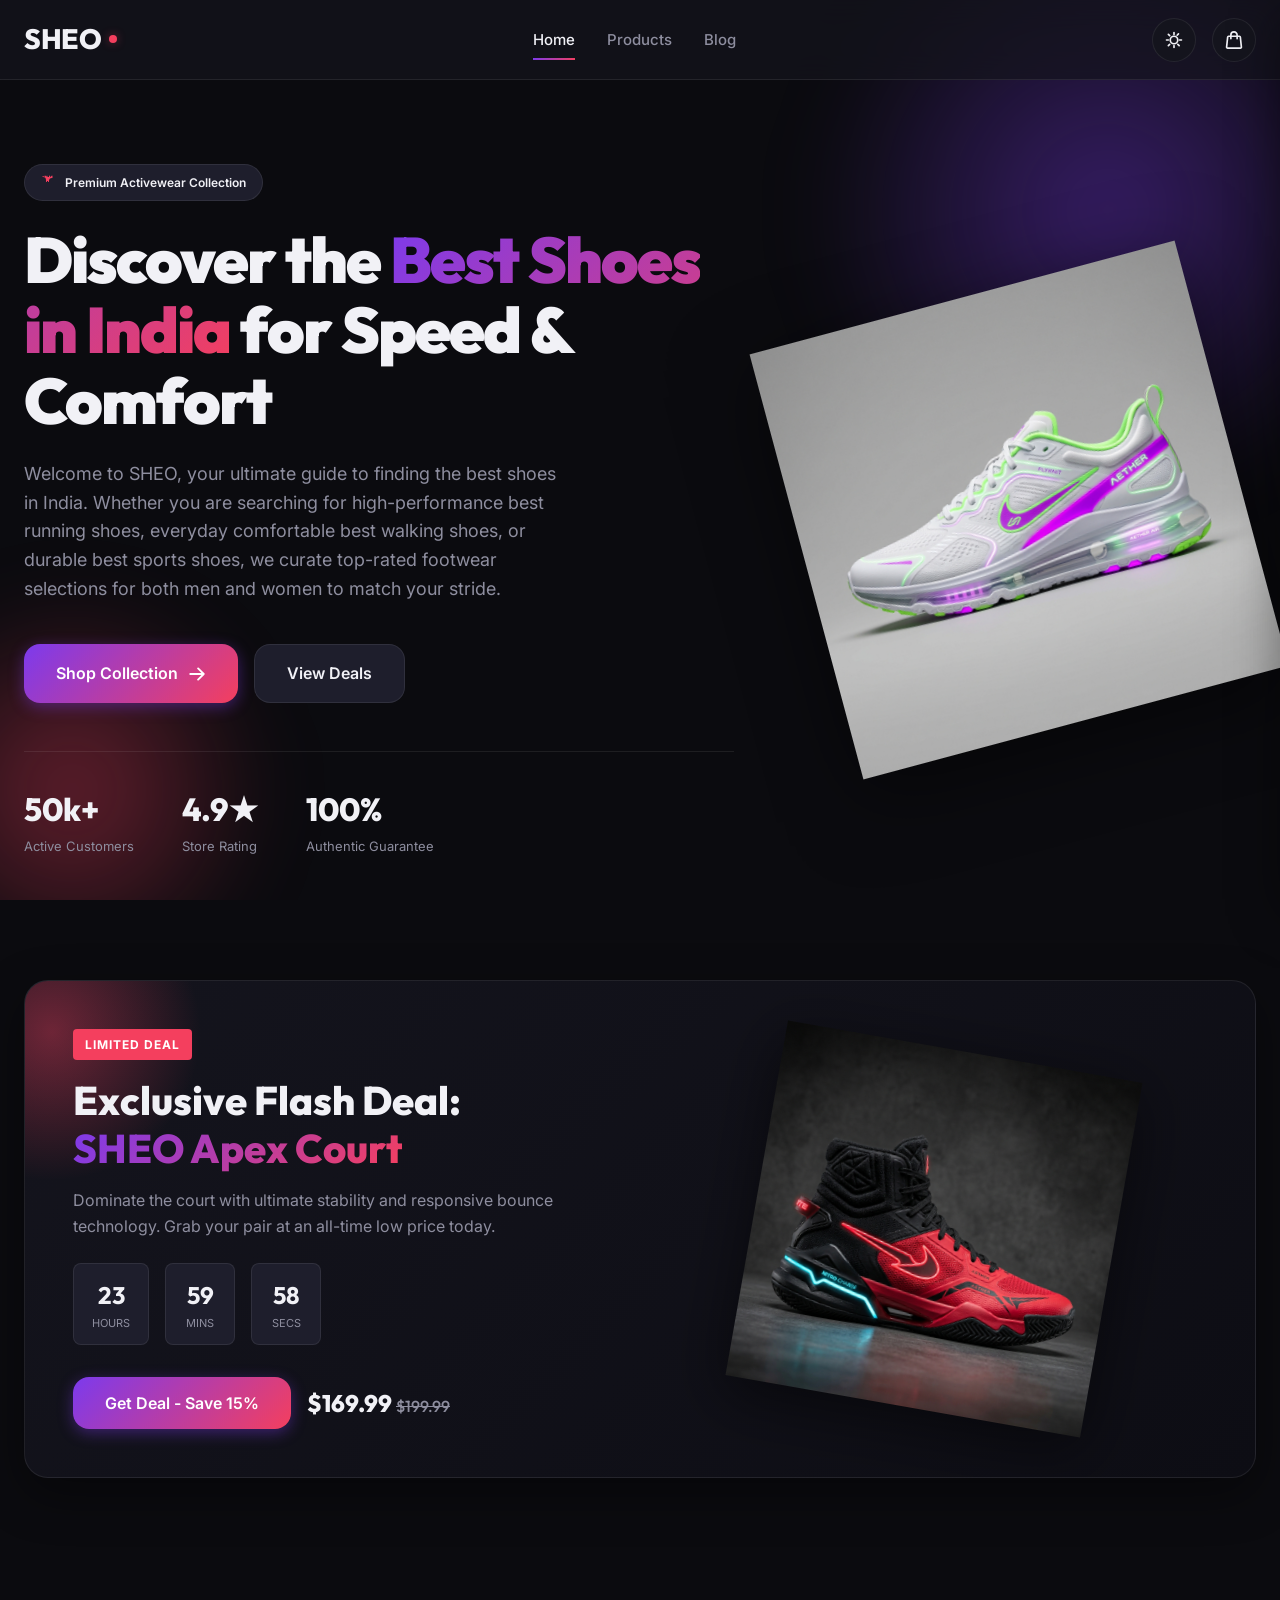
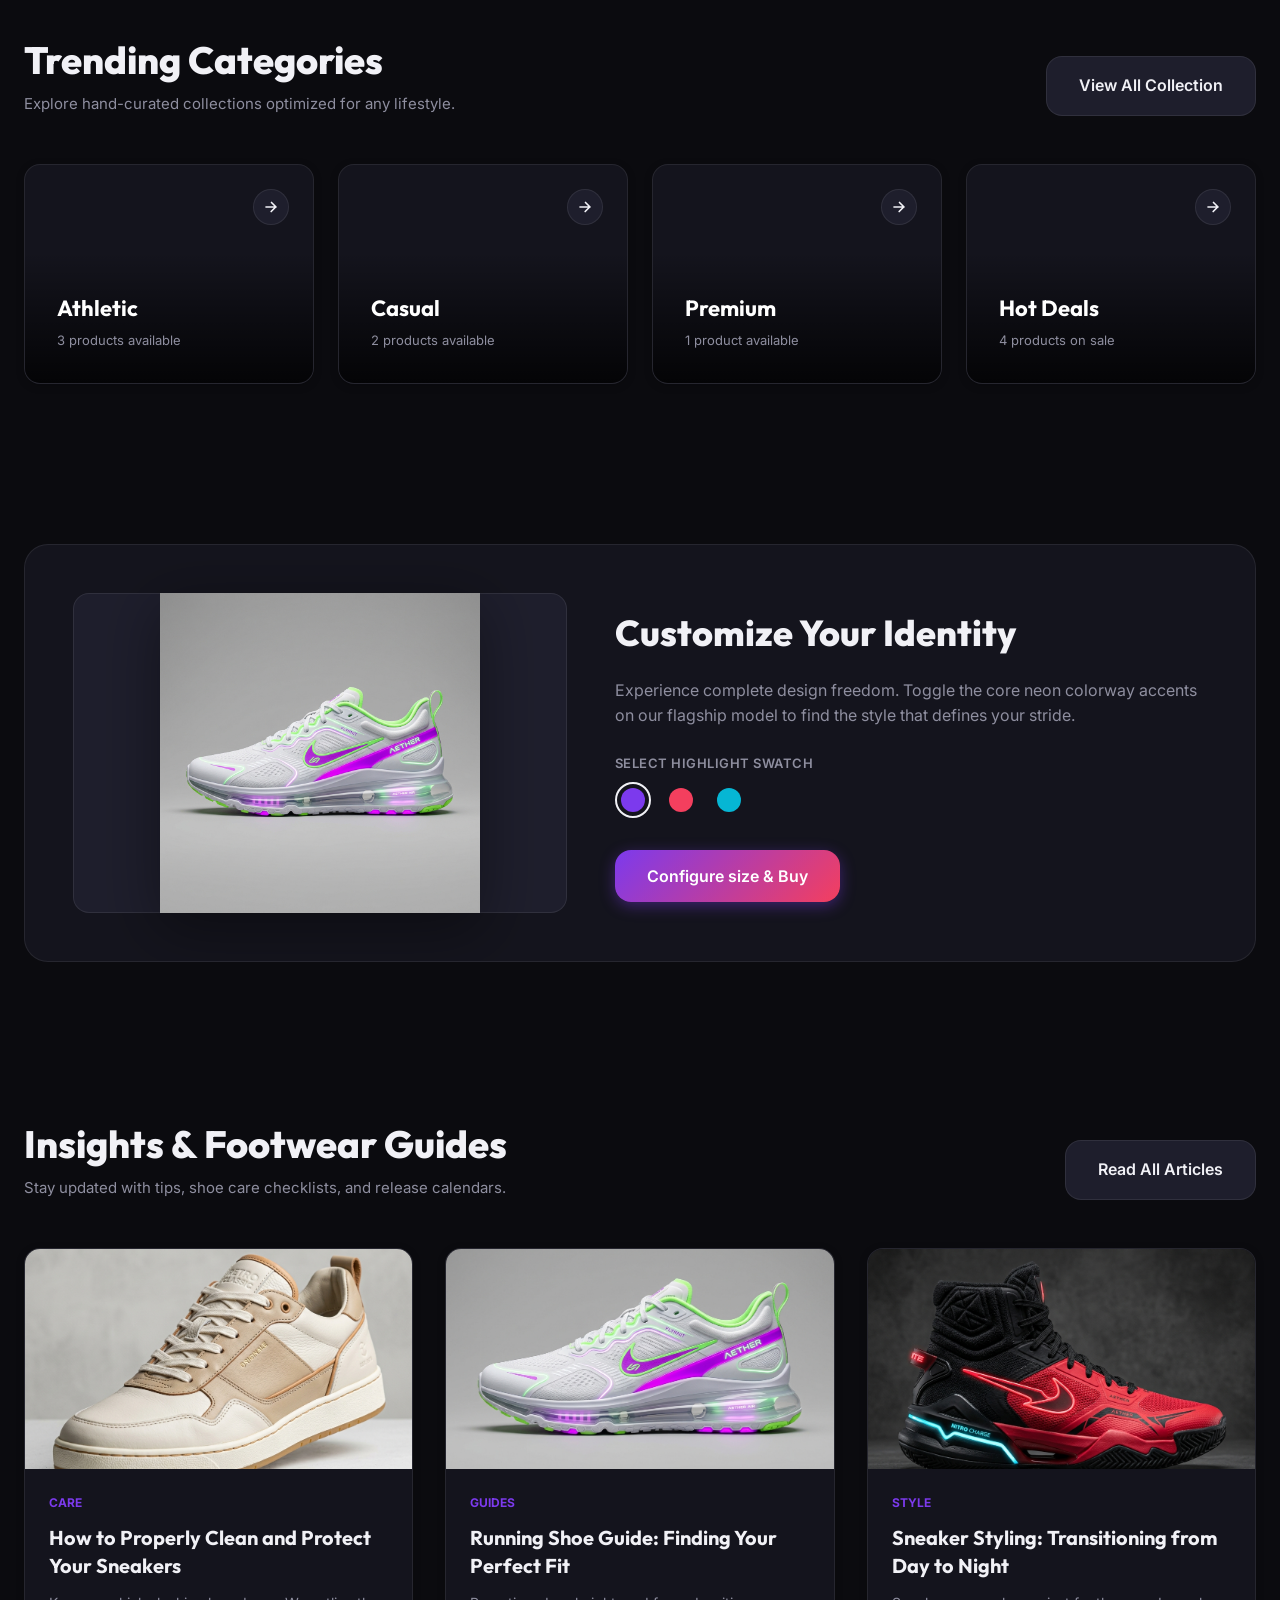
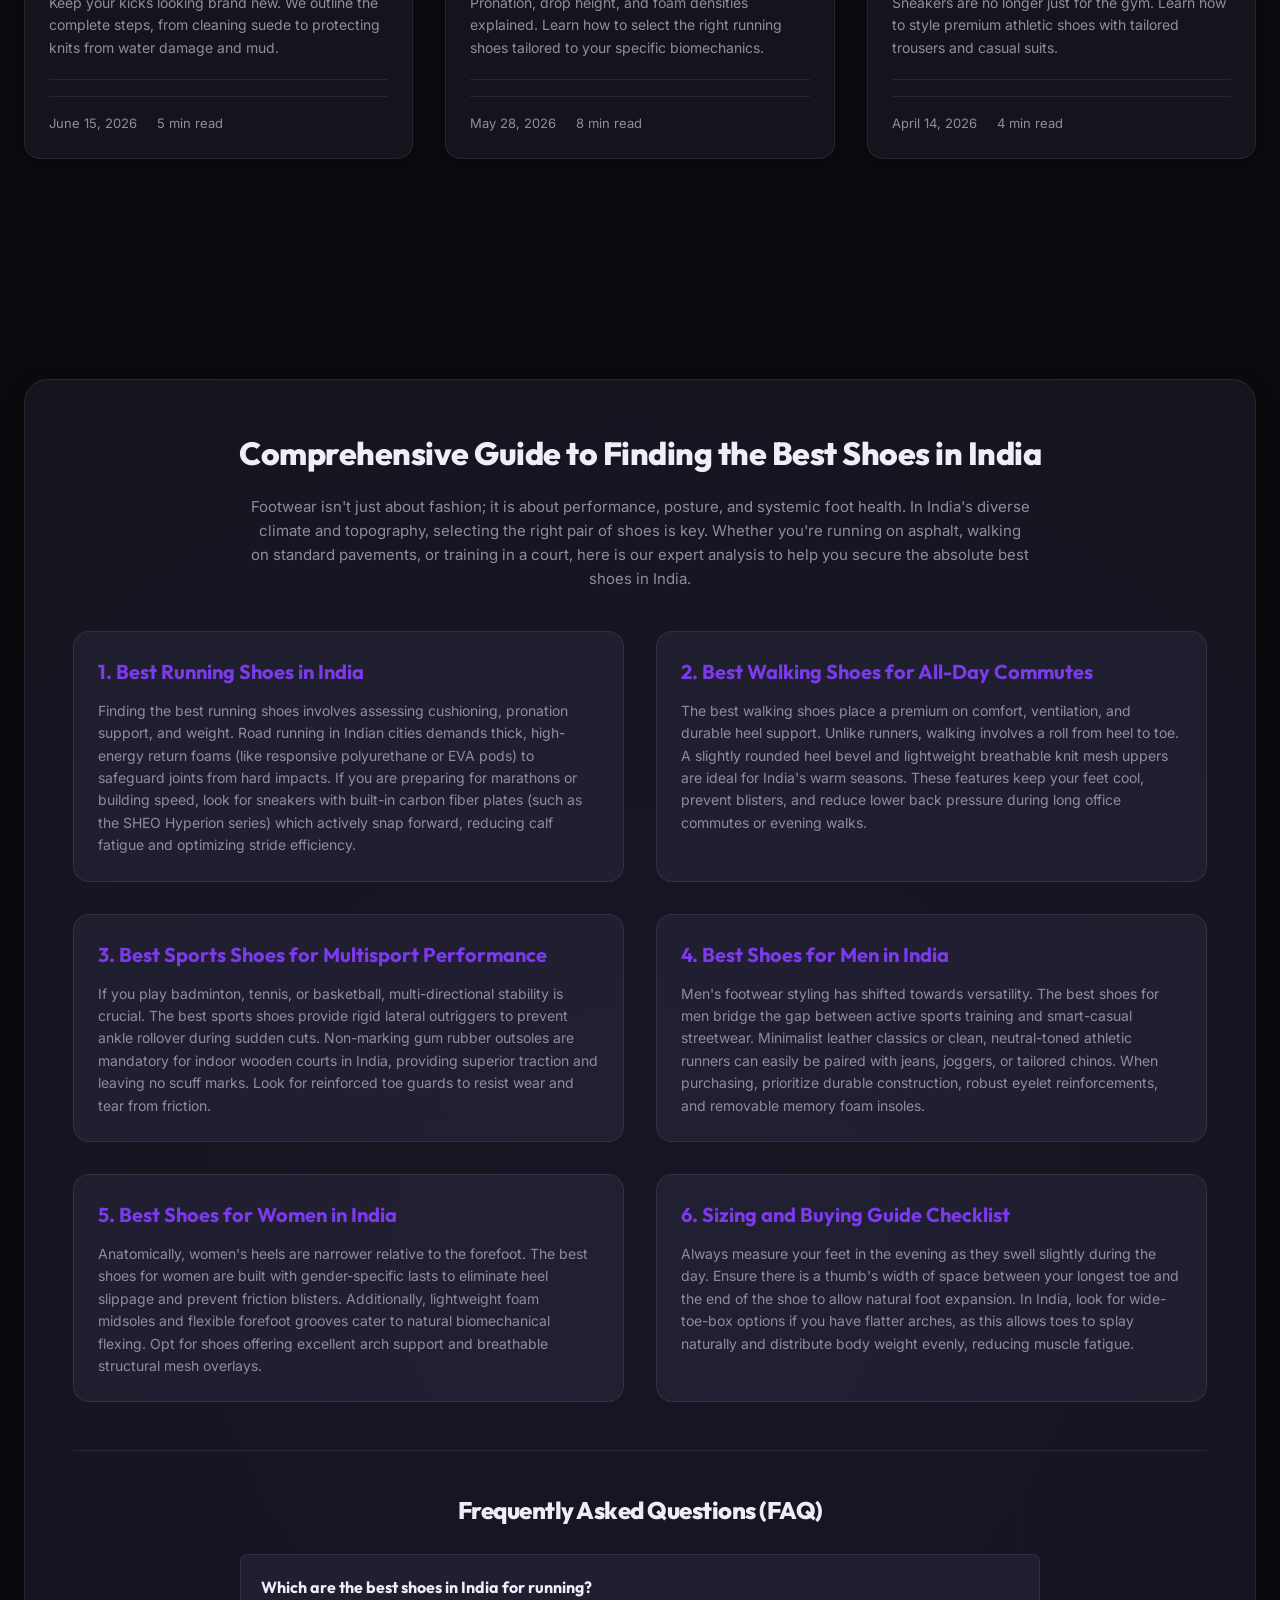
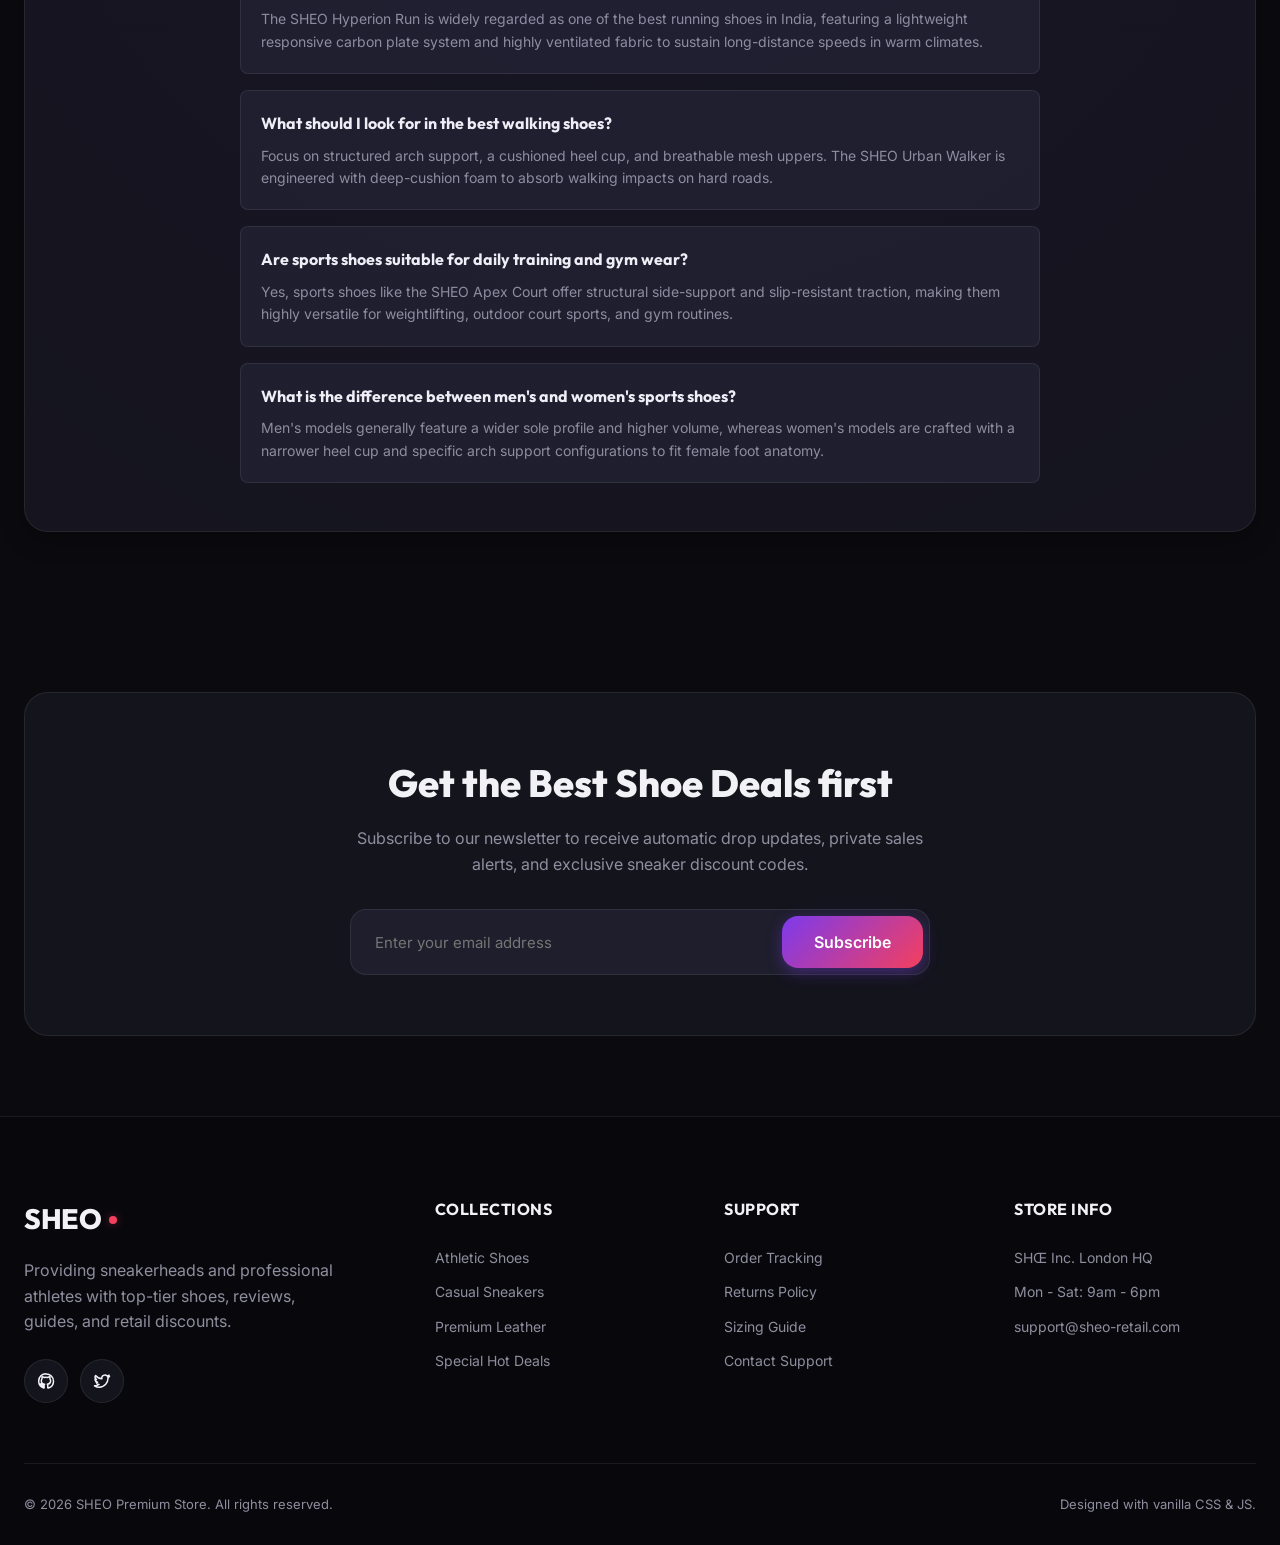
<file: index.html>
<!DOCTYPE html>
<html lang="en" data-theme="dark">
<head>
  <meta charset="UTF-8">
  <meta name="viewport" content="width=device-width, initial-scale=1.0">
  
  <!-- Primary SEO Tags -->
  <title>Best Shoes in India | Top Running, Walking & Sports Shoes</title>
  <meta name="description" content="Discover the best shoes in India. Review top-rated running shoes, comfortable walking shoes, premium sports shoes, and sneakers for men and women.">
  <meta name="keywords" content="best shoes in India, best running shoes, best walking shoes, best sports shoes, best shoes for men, best shoes for women">
  <link rel="canonical" href="https://sheo-store.github.io/index.html">
  
  <!-- Open Graph / Facebook -->
  <meta property="og:type" content="website">
  <meta property="og:url" content="https://sheo-store.github.io/index.html">
  <meta property="og:title" content="Best Shoes in India | Top Running, Walking & Sports Shoes">
  <meta property="og:description" content="Explore and filter the best shoe collections and exclusive retail deals on SHEO. Step into style and comfort.">
  <meta property="og:image" content="https://sheo-store.github.io/assets/best-running-shoes-india.png">

  <!-- Twitter -->
  <meta name="twitter:card" content="summary_large_image">
  <meta name="twitter:url" content="https://sheo-store.github.io/index.html">
  <meta name="twitter:title" content="Best Shoes in India | Top Running, Walking & Sports Shoes">
  <meta name="twitter:description" content="Explore and filter the best shoe collections and exclusive retail deals on SHEO. Step into style and comfort.">
  <meta name="twitter:image" content="https://sheo-store.github.io/assets/best-running-shoes-india.png">

  <link rel="stylesheet" href="css/style.css">

  <!-- Structured Data Schemas -->
  <script type="application/ld+json">
  {
    "@context": "https://schema.org",
    "@type": "Organization",
    "name": "SHEO",
    "url": "https://sheo-store.github.io/index.html",
    "logo": "https://sheo-store.github.io/assets/best-running-shoes-india.png",
    "sameAs": [
      "https://www.instagram.com/sheo",
      "https://twitter.com/sheo"
    ]
  }
  </script>
  <script type="application/ld+json">
  {
    "@context": "https://schema.org",
    "@type": "WebSite",
    "name": "SHEO",
    "url": "https://sheo-store.github.io/index.html",
    "potentialAction": {
      "@type": "SearchAction",
      "target": "https://sheo-store.github.io/products.html?search={search_term_string}",
      "query-input": "required name=search_term_string"
    }
  }
  </script>
  <script type="application/ld+json">
  {
    "@context": "https://schema.org",
    "@type": "BreadcrumbList",
    "itemListElement": [{
      "@type": "ListItem",
      "position": 1,
      "name": "Home",
      "item": "https://sheo-store.github.io/index.html"
    }]
  }
  </script>
  <script type="application/ld+json">
  {
    "@context": "https://schema.org",
    "@type": "FAQPage",
    "mainEntity": [{
      "@type": "Question",
      "name": "Which are the best shoes in India for running?",
      "acceptedAnswer": {
        "@type": "Answer",
        "text": "The SHEO Hyperion Run is considered one of the best running shoes in India due to its lightweight carbon plate design and reactive foam cushioning which delivers unmatched energy return and arch stability."
      }
    }, {
      "@type": "Question",
      "name": "What should I look for in the best walking shoes?",
      "acceptedAnswer": {
        "@type": "Answer",
        "text": "When choosing the best walking shoes, prioritize ergonomic midsoles, breathable uppers (like flyknit mesh), and slip-resistant rubber outsoles. The SHEO Urban Walker offers these key elements for daily commutes."
      }
    }, {
      "@type": "Question",
      "name": "Are sports shoes suitable for everyday casual wear?",
      "acceptedAnswer": {
        "@type": "Answer",
        "text": "Yes, many of the best sports shoes in India are designed with a hybrid approach, combining modern street aesthetics with athletic specs, making them perfect for both training sessions and casual wear."
      }
    }, {
      "@type": "Question",
      "name": "How do I choose the best shoes for men and women?",
      "acceptedAnswer": {
        "@type": "Answer",
        "text": "Ensure you select a shoe designed for your specific feet anatomy. Men's shoes generally feature a wider profile, while women's shoes are engineered with a narrower heel-to-forefoot ratio to prevent slipping."
      }
    }]
  }
  </script>
</head>
<body>

  <!-- ==========================================================================
       Header Component
       ========================================================================== -->
  <header class="header" id="header">
    <div class="container header__container">
      <a href="index.html" class="logo">
        SHEO<span class="logo__dot"></span>
      </a>
      
      <nav class="nav" id="nav-menu">
        <a href="index.html" class="nav__link nav__link--active">Home</a>
        <a href="products.html" class="nav__link">Products</a>
        <a href="blog.html" class="nav__link">Blog</a>
      </nav>
      
      <div class="header__actions">
        <!-- Theme Toggle Button -->
        <button class="icon-btn" id="theme-toggle" aria-label="Toggle Theme">
          <svg xmlns="http://www.w3.org/2000/svg" style="width:20px; height:20px;" fill="none" viewBox="0 0 24 24" stroke="currentColor" stroke-width="2">
            <path stroke-linecap="round" stroke-linejoin="round" d="M12 3v2.25m0 13.5V21m8.966-8.966h-2.25m-13.5 0H3m14.364-7.364l-1.591 1.591M6.82 17.18l-1.591 1.591m12.94 0l-1.591-1.591M6.82 6.82L5.23 5.23M12 7.5a4.5 4.5 0 110 9 4.5 4.5 0 010-9z" />
          </svg>
        </button>

        <!-- Shopping Cart Badge Button -->
        <button class="icon-btn" id="cart-toggle-btn" onclick="showCartDrawer(true)" aria-label="Open Cart">
          <svg xmlns="http://www.w3.org/2000/svg" style="width:20px; height:20px;" fill="none" viewBox="0 0 24 24" stroke="currentColor" stroke-width="2">
            <path stroke-linecap="round" stroke-linejoin="round" d="M15.75 10.5V6a3.75 3.75 0 10-7.5 0v4.5m11.356-1.993l1.263 12c.07.665-.45 1.243-1.119 1.243H4.25a1.125 1.125 0 01-1.12-1.243l1.264-12A1.125 1.125 0 015.513 7.5h12.974c.576 0 1.059.435 1.119 1.007z" />
          </svg>
          <span class="icon-btn__badge cart-badge-count" style="display: none;">0</span>
        </button>

        <!-- Mobile Menu Hamburger -->
        <button class="icon-btn menu-toggle" id="mobile-menu-toggle" aria-label="Open Menu">
          <svg xmlns="http://www.w3.org/2000/svg" style="width:20px; height:20px;" fill="none" viewBox="0 0 24 24" stroke="currentColor" stroke-width="2">
            <path stroke-linecap="round" stroke-linejoin="round" d="M3.75 6.75h16.5M3.75 12h16.5m-16.5 5.25h16.5" />
          </svg>
        </button>
      </div>
    </div>
  </header>

  <!-- ==========================================================================
       Hero Section
       ========================================================================== -->
  <section class="hero">
    <div class="hero__background">
      <div class="hero__circle-1"></div>
      <div class="hero__circle-2"></div>
    </div>
    
    <div class="container hero__grid">
      <div class="hero__content">
        <div class="hero__badge">
          <svg xmlns="http://www.w3.org/2000/svg" fill="currentColor" viewBox="0 0 24 24" class="hero__badge-icon">
            <path fill-rule="evenodd" d="M9 2.25a.75.75 0 01.75.75v1.506a6.002 6.002 0 012.25 0V3a.75.75 0 011.5 0v1.782A6.002 6.002 0 0115.75 3.03V3a.75.75 0 011.5 0v2.25a.75.75 0 01-.75.75h-.03a4.5 4.5 0 00-4.47 4.5V11.25a.75.75 0 01-1.5 0V10.5H9v.75a.75.75 0 01-1.5 0V9a4.5 4.5 0 00-4.47-4.5H3a.75.75 0 010-1.5h.03a6.002 6.002 0 012.25 1.752V3a.75.75 0 01.75-.75h.03a6.002 6.002 0 012.25 1.752V3a.75.75 0 01.75-.75H9z" clip-rule="evenodd" />
          </svg>
          Premium Activewear Collection
        </div>
        <h1 class="hero__title">Discover the <span class="text-gradient">Best Shoes in India</span> for Speed & Comfort</h1>
        <p class="hero__description">
          Welcome to SHEO, your ultimate guide to finding the best shoes in India. Whether you are searching for high-performance best running shoes, everyday comfortable best walking shoes, or durable best sports shoes, we curate top-rated footwear selections for both men and women to match your stride.
        </p>
        <div class="hero__actions">
          <a href="products.html" class="btn btn--primary">
            Shop Collection
            <svg xmlns="http://www.w3.org/2000/svg" style="width:18px; height:18px;" fill="none" viewBox="0 0 24 24" stroke="currentColor" stroke-width="2.5">
              <path stroke-linecap="round" stroke-linejoin="round" d="M13.5 4.5L21 12m0 0l-7.5 7.5M21 12H3" />
            </svg>
          </a>
          <a href="#deals-section" class="btn btn--secondary">View Deals</a>
        </div>
        
        <div class="hero__stats">
          <div>
            <div class="hero__stat-val">50k+</div>
            <div class="hero__stat-lbl">Active Customers</div>
          </div>
          <div>
            <div class="hero__stat-val">4.9★</div>
            <div class="hero__stat-lbl">Store Rating</div>
          </div>
          <div>
            <div class="hero__stat-val">100%</div>
            <div class="hero__stat-lbl">Authentic Guarantee</div>
          </div>
        </div>
      </div>
      
      <div class="hero__visual">
        <div class="hero__visual-glow"></div>
        <div class="hero__img-wrapper">
          <img src="assets/best-running-shoes-india.png" alt="Best running shoes in India - SHEO Hyperion Runner" class="hero__img">
        </div>
      </div>
    </div>
  </section>

  <!-- ==========================================================================
       Limited Time Hot Deals Section
       ========================================================================== -->
  <section class="section" id="deals-section">
    <div class="container">
      <div class="deals-banner">
        <div class="deals-banner__grid">
          <div class="deals-banner__info">
            <span class="deals-banner__tag">Limited Deal</span>
            <h2 class="deals-banner__title">Exclusive Flash Deal:<br><span class="text-gradient">SHEO Apex Court</span></h2>
            <p class="deals-banner__desc">
              Dominate the court with ultimate stability and responsive bounce technology. Grab your pair at an all-time low price today.
            </p>
            
            <div class="countdown">
              <div class="countdown__item">
                <div class="countdown__val" id="timer-hours">24</div>
                <div class="countdown__lbl">Hours</div>
              </div>
              <div class="countdown__item">
                <div class="countdown__val" id="timer-minutes">00</div>
                <div class="countdown__lbl">Mins</div>
              </div>
              <div class="countdown__item">
                <div class="countdown__val" id="timer-seconds">00</div>
                <div class="countdown__lbl">Secs</div>
              </div>
            </div>
            
            <div style="display: flex; gap: 16px; align-items: center;">
              <button class="btn btn--primary" onclick="openQuickView(3)">Get Deal - Save 15%</button>
              <div style="font-family: var(--font-heading); font-weight: 800; font-size: 24px;">
                $169.99 <span style="font-size: 16px; text-decoration: line-through; color: var(--text-muted); font-weight: 500;">$199.99</span>
              </div>
            </div>
          </div>
          
          <div class="deals-banner__visual">
            <img src="assets/best-sports-shoes-india.png" alt="Best sports shoes in India - SHEO Apex Court Basketball Sneaker" class="deals-banner__img">
          </div>
        </div>
      </div>
    </div>
  </section>

  <!-- ==========================================================================
       Trending Categories Section
       ========================================================================== -->
  <section class="section">
    <div class="container">
      <div class="section-header">
        <div>
          <h2 class="section-header__title">Trending Categories</h2>
          <p class="section-header__subtitle">Explore hand-curated collections optimized for any lifestyle.</p>
        </div>
        <a href="products.html" class="btn btn--secondary">View All Collection</a>
      </div>
      
      <div class="category-grid">
        <a href="products.html?category=Athletic" class="category-card">
          <span class="category-card__arrow">
            <svg xmlns="http://www.w3.org/2000/svg" style="width:16px; height:16px;" fill="none" viewBox="0 0 24 24" stroke="currentColor" stroke-width="2.5">
              <path stroke-linecap="round" stroke-linejoin="round" d="M4.5 12h15m0 0l-6.75-6.75M19 12l-6.75 6.75" />
            </svg>
          </span>
          <h3 class="category-card__title">Athletic</h3>
          <span class="category-card__count">3 products available</span>
        </a>
        
        <a href="products.html?category=Casual" class="category-card">
          <span class="category-card__arrow">
            <svg xmlns="http://www.w3.org/2000/svg" style="width:16px; height:16px;" fill="none" viewBox="0 0 24 24" stroke="currentColor" stroke-width="2.5">
              <path stroke-linecap="round" stroke-linejoin="round" d="M4.5 12h15m0 0l-6.75-6.75M19 12l-6.75 6.75" />
            </svg>
          </span>
          <h3 class="category-card__title">Casual</h3>
          <span class="category-card__count">2 products available</span>
        </a>
        
        <a href="products.html?category=Premium" class="category-card">
          <span class="category-card__arrow">
            <svg xmlns="http://www.w3.org/2000/svg" style="width:16px; height:16px;" fill="none" viewBox="0 0 24 24" stroke="currentColor" stroke-width="2.5">
              <path stroke-linecap="round" stroke-linejoin="round" d="M4.5 12h15m0 0l-6.75-6.75M19 12l-6.75 6.75" />
            </svg>
          </span>
          <h3 class="category-card__title">Premium</h3>
          <span class="category-card__count">1 product available</span>
        </a>
        
        <a href="products.html" class="category-card">
          <span class="category-card__arrow">
            <svg xmlns="http://www.w3.org/2000/svg" style="width:16px; height:16px;" fill="none" viewBox="0 0 24 24" stroke="currentColor" stroke-width="2.5">
              <path stroke-linecap="round" stroke-linejoin="round" d="M4.5 12h15m0 0l-6.75-6.75M19 12l-6.75 6.75" />
            </svg>
          </span>
          <h3 class="category-card__title">Hot Deals</h3>
          <span class="category-card__count">4 products on sale</span>
        </a>
      </div>
    </div>
  </section>

  <!-- ==========================================================================
       Interactive Customizer Showcase
       ========================================================================== -->
  <section class="section">
    <div class="container">
      <div class="customizer">
        <div class="customizer__visual" id="customizer-visual" data-hue="purple">
          <img src="assets/best-running-shoes-india.png" alt="Best sports shoes in India - SHEO Customizable Swatch Preview" class="customizer__img">
        </div>
        
        <div class="customizer__content">
          <h2 class="customizer__title">Customize Your Identity</h2>
          <p class="customizer__desc">
            Experience complete design freedom. Toggle the core neon colorway accents on our flagship model to find the style that defines your stride.
          </p>
          
          <div class="customizer__options">
            <div class="swatch-group">
              <span class="swatch-group__title">Select Highlight Swatch</span>
              <div class="swatches">
                <button class="swatch swatch--active" data-color="purple" aria-label="Purple Accent">
                  <span class="swatch__color swatch__color--purple"></span>
                </button>
                <button class="swatch" data-color="coral" aria-label="Coral Accent">
                  <span class="swatch__color swatch__color--coral"></span>
                </button>
                <button class="swatch" data-color="cyan" aria-label="Cyan Accent">
                  <span class="swatch__color swatch__color--cyan"></span>
                </button>
              </div>
            </div>
            
            <div style="margin-top: 12px;">
              <button class="btn btn--primary" onclick="openQuickView(1)">Configure size & Buy</button>
            </div>
          </div>
        </div>
      </div>
    </div>
  </section>

  <!-- ==========================================================================
       Blog Teaser Section
       ========================================================================== */ -->
  <section class="section">
    <div class="container">
      <div class="section-header">
        <div>
          <h2 class="section-header__title">Insights & Footwear Guides</h2>
          <p class="section-header__subtitle">Stay updated with tips, shoe care checklists, and release calendars.</p>
        </div>
        <a href="blog.html" class="btn btn--secondary">Read All Articles</a>
      </div>
      
      <div class="blog-grid">
        <article class="blog-card">
          <div class="blog-card__img-container">
            <img src="assets/best-walking-shoes-india.png" alt="Suede cleaning guide - Best shoes care checklist" class="blog-card__img">
          </div>
          <div class="blog-card__content">
            <span class="blog-card__tag">Care</span>
            <h3 class="blog-card__title">How to Properly Clean and Protect Your Sneakers</h3>
            <p class="blog-card__desc">Keep your kicks looking brand new. We outline the complete steps, from cleaning suede to protecting knits from water damage and mud.</p>
            <div class="blog-card__footer">
              <div class="blog-meta">
                <span class="blog-meta__item">June 15, 2026</span>
                <span class="blog-meta__item">5 min read</span>
              </div>
            </div>
          </div>
        </article>

        <article class="blog-card">
          <div class="blog-card__img-container">
            <img src="assets/best-running-shoes-india.png" alt="Best running shoes fit biomechanics guide" class="blog-card__img">
          </div>
          <div class="blog-card__content">
            <span class="blog-card__tag">Guides</span>
            <h3 class="blog-card__title">Running Shoe Guide: Finding Your Perfect Fit</h3>
            <p class="blog-card__desc">Pronation, drop height, and foam densities explained. Learn how to select the right running shoes tailored to your specific biomechanics.</p>
            <div class="blog-card__footer">
              <div class="blog-meta">
                <span class="blog-meta__item">May 28, 2026</span>
                <span class="blog-meta__item">8 min read</span>
              </div>
            </div>
          </div>
        </article>

        <article class="blog-card">
          <div class="blog-card__img-container">
            <img src="assets/best-sports-shoes-india.png" alt="Best shoes for men styling guide for casual suits" class="blog-card__img">
          </div>
          <div class="blog-card__content">
            <span class="blog-card__tag">Style</span>
            <h3 class="blog-card__title">Sneaker Styling: Transitioning from Day to Night</h3>
            <p class="blog-card__desc">Sneakers are no longer just for the gym. Learn how to style premium athletic shoes with tailored trousers and casual suits.</p>
            <div class="blog-card__footer">
              <div class="blog-meta">
                <span class="blog-meta__item">April 14, 2026</span>
                <span class="blog-meta__item">4 min read</span>
              </div>
            </div>
          </div>
        </article>
      </div>
    </div>
  </section>

  <!-- ==========================================================================
       On-Page SEO buying guide and FAQs
       ========================================================================== -->
  <section class="section">
    <div class="container">
      <div class="seo-guide">
        <h2 class="seo-guide__title">Comprehensive Guide to Finding the Best Shoes in India</h2>
        <p class="seo-guide__intro">
          Footwear isn't just about fashion; it is about performance, posture, and systemic foot health. In India's diverse climate and topography, selecting the right pair of shoes is key. Whether you're running on asphalt, walking on standard pavements, or training in a court, here is our expert analysis to help you secure the absolute best shoes in India.
        </p>

        <div class="seo-grid">
          <div class="seo-card">
            <h3 class="seo-card__title">1. Best Running Shoes in India</h3>
            <p class="seo-card__text">
              Finding the best running shoes involves assessing cushioning, pronation support, and weight. Road running in Indian cities demands thick, high-energy return foams (like responsive polyurethane or EVA pods) to safeguard joints from hard impacts. If you are preparing for marathons or building speed, look for sneakers with built-in carbon fiber plates (such as the SHEO Hyperion series) which actively snap forward, reducing calf fatigue and optimizing stride efficiency.
            </p>
          </div>

          <div class="seo-card">
            <h3 class="seo-card__title">2. Best Walking Shoes for All-Day Commutes</h3>
            <p class="seo-card__text">
              The best walking shoes place a premium on comfort, ventilation, and durable heel support. Unlike runners, walking involves a roll from heel to toe. A slightly rounded heel bevel and lightweight breathable knit mesh uppers are ideal for India's warm seasons. These features keep your feet cool, prevent blisters, and reduce lower back pressure during long office commutes or evening walks.
            </p>
          </div>

          <div class="seo-card">
            <h3 class="seo-card__title">3. Best Sports Shoes for Multisport Performance</h3>
            <p class="seo-card__text">
              If you play badminton, tennis, or basketball, multi-directional stability is crucial. The best sports shoes provide rigid lateral outriggers to prevent ankle rollover during sudden cuts. Non-marking gum rubber outsoles are mandatory for indoor wooden courts in India, providing superior traction and leaving no scuff marks. Look for reinforced toe guards to resist wear and tear from friction.
            </p>
          </div>

          <div class="seo-card">
            <h3 class="seo-card__title">4. Best Shoes for Men in India</h3>
            <p class="seo-card__text">
              Men's footwear styling has shifted towards versatility. The best shoes for men bridge the gap between active sports training and smart-casual streetwear. Minimalist leather classics or clean, neutral-toned athletic runners can easily be paired with jeans, joggers, or tailored chinos. When purchasing, prioritize durable construction, robust eyelet reinforcements, and removable memory foam insoles.
            </p>
          </div>

          <div class="seo-card">
            <h3 class="seo-card__title">5. Best Shoes for Women in India</h3>
            <p class="seo-card__text">
              Anatomically, women's heels are narrower relative to the forefoot. The best shoes for women are built with gender-specific lasts to eliminate heel slippage and prevent friction blisters. Additionally, lightweight foam midsoles and flexible forefoot grooves cater to natural biomechanical flexing. Opt for shoes offering excellent arch support and breathable structural mesh overlays.
            </p>
          </div>

          <div class="seo-card">
            <h3 class="seo-card__title">6. Sizing and Buying Guide Checklist</h3>
            <p class="seo-card__text">
              Always measure your feet in the evening as they swell slightly during the day. Ensure there is a thumb's width of space between your longest toe and the end of the shoe to allow natural foot expansion. In India, look for wide-toe-box options if you have flatter arches, as this allows toes to splay naturally and distribute body weight evenly, reducing muscle fatigue.
            </p>
          </div>
        </div>

        <div class="faq-section">
          <h3 class="faq-title">Frequently Asked Questions (FAQ)</h3>
          <div class="faq-list">
            <div class="faq-item">
              <h4 class="faq-item__question">Which are the best shoes in India for running?</h4>
              <p class="faq-item__answer">
                The SHEO Hyperion Run is widely regarded as one of the best running shoes in India, featuring a lightweight responsive carbon plate system and highly ventilated fabric to sustain long-distance speeds in warm climates.
              </p>
            </div>

            <div class="faq-item">
              <h4 class="faq-item__question">What should I look for in the best walking shoes?</h4>
              <p class="faq-item__answer">
                Focus on structured arch support, a cushioned heel cup, and breathable mesh uppers. The SHEO Urban Walker is engineered with deep-cushion foam to absorb walking impacts on hard roads.
              </p>
            </div>

            <div class="faq-item">
              <h4 class="faq-item__question">Are sports shoes suitable for daily training and gym wear?</h4>
              <p class="faq-item__answer">
                Yes, sports shoes like the SHEO Apex Court offer structural side-support and slip-resistant traction, making them highly versatile for weightlifting, outdoor court sports, and gym routines.
              </p>
            </div>

            <div class="faq-item">
              <h4 class="faq-item__question">What is the difference between men's and women's sports shoes?</h4>
              <p class="faq-item__answer">
                Men's models generally feature a wider sole profile and higher volume, whereas women's models are crafted with a narrower heel cup and specific arch support configurations to fit female foot anatomy.
              </p>
            </div>
          </div>
        </div>
      </div>
    </div>
  </section>

  <!-- ==========================================================================
       Newsletter Section
       ========================================================================== -->
  <section class="section">
    <div class="container">
      <div class="newsletter">
        <div class="newsletter__content">
          <h2 class="newsletter__title">Get the Best Shoe Deals first</h2>
          <p class="newsletter__desc">
            Subscribe to our newsletter to receive automatic drop updates, private sales alerts, and exclusive sneaker discount codes.
          </p>
          <form class="newsletter__form" id="newsletter-form">
            <input type="email" placeholder="Enter your email address" required aria-label="Email Address">
            <button type="submit" class="btn btn--primary">Subscribe</button>
          </form>
        </div>
      </div>
    </div>
  </section>

  <!-- ==========================================================================
       Footer Component
       ========================================================================== -->
  <footer class="footer">
    <div class="container">
      <div class="footer__grid">
        <div>
          <a href="index.html" class="logo">SHEO<span class="logo__dot"></span></a>
          <p class="footer__brand-desc">
            Providing sneakerheads and professional athletes with top-tier shoes, reviews, guides, and retail discounts.
          </p>
          <div class="socials">
            <a href="#" class="icon-btn" aria-label="Instagram">
              <svg xmlns="http://www.w3.org/2000/svg" style="width:18px; height:18px;" fill="none" viewBox="0 0 24 24" stroke="currentColor" stroke-width="2">
                <path stroke-linecap="round" stroke-linejoin="round" d="M12 2.25c-5.385 0-9.75 4.365-9.75 9.75 0 4.307 2.782 7.962 6.643 9.243.487.09.667-.21.667-.47 0-.23-.009-.84-.014-1.65-2.712.59-3.284-1.3-3.284-1.3-.443-1.13-1.082-1.43-1.082-1.43-.884-.6.067-.59.067-.59.978.07 1.493 1 1.493 1 .868 1.48 2.274 1.05 2.83.8.087-.62.337-1.05.612-1.29-2.165-.25-4.443-1.08-4.443-4.81 0-1.06.38-1.93 1-2.62-.1-.24-.43-1.23.09-2.58 0 0 .82-.26 2.67 1a9.3 9.3 0 014.89 0c1.85-1.26 2.67-1 2.67-1 .52 1.35.19 2.34.09 2.58a3.78 3.78 0 011 2.62c0 3.74-2.28 4.56-4.45 4.8.35.3.66.9.66 1.81 0 1.31-.01 2.36-.01 2.69 0 .26.18.57.68.47C19.22 20.21 22 16.55 22 12.25c0-5.385-4.365-9.75-9.75-9.75z" />
              </svg>
            </a>
            <a href="#" class="icon-btn" aria-label="Twitter">
              <svg xmlns="http://www.w3.org/2000/svg" style="width:18px; height:18px;" fill="none" viewBox="0 0 24 24" stroke="currentColor" stroke-width="2">
                <path stroke-linecap="round" stroke-linejoin="round" d="M8.29 20.251c7.547 0 11.675-6.253 11.675-11.675 0-.178 0-.355-.012-.53A8.348 8.348 0 0022 5.92a8.19 8.19 0 01-2.357.646 4.118 4.118 0 001.804-2.27 8.224 8.224 0 01-2.605.996 4.107 4.107 0 00-6.993 3.743 11.65 11.65 0 01-8.457-4.287 4.106 4.106 0 001.27 5.477A4.072 4.072 0 012.8 9.713v.052a4.105 4.105 0 003.292 4.022 4.095 4.095 0 01-1.853.07 4.108 4.108 0 003.834 2.85A8.233 8.233 0 012 18.407a11.616 11.616 0 006.29 1.84" />
              </svg>
            </a>
          </div>
        </div>
        
        <div>
          <h4 class="footer__title">Collections</h4>
          <div class="footer__links">
            <a href="products.html?category=Athletic" class="footer__link">Athletic Shoes</a>
            <a href="products.html?category=Casual" class="footer__link">Casual Sneakers</a>
            <a href="products.html?category=Premium" class="footer__link">Premium Leather</a>
            <a href="products.html" class="footer__link">Special Hot Deals</a>
          </div>
        </div>

        <div>
          <h4 class="footer__title">Support</h4>
          <div class="footer__links">
            <a href="#" class="footer__link">Order Tracking</a>
            <a href="#" class="footer__link">Returns Policy</a>
            <a href="#" class="footer__link">Sizing Guide</a>
            <a href="#" class="footer__link">Contact Support</a>
          </div>
        </div>

        <div>
          <h4 class="footer__title">Store Info</h4>
          <div class="footer__links">
            <span class="footer__link">SHŒ Inc. London HQ</span>
            <span class="footer__link">Mon - Sat: 9am - 6pm</span>
            <span class="footer__link">support@sheo-retail.com</span>
          </div>
        </div>
      </div>
      
      <div class="footer__bottom">
        <p>&copy; 2026 SHEO Premium Store. All rights reserved.</p>
        <p>Designed with vanilla CSS & JS.</p>
      </div>
    </div>
  </footer>

  <!-- ==========================================================================
       Shopping Cart Drawer Sidebar & Backdrop
       ========================================================================== -->
  <div class="cart-backdrop" id="cart-backdrop" onclick="showCartDrawer(false)"></div>
  <div class="cart-drawer" id="cart-drawer">
    <div class="cart-drawer__header">
      <h3 class="cart-drawer__title">
        <svg xmlns="http://www.w3.org/2000/svg" style="width:24px; height:24px;" fill="none" viewBox="0 0 24 24" stroke="currentColor" stroke-width="2">
          <path stroke-linecap="round" stroke-linejoin="round" d="M15.75 10.5V6a3.75 3.75 0 10-7.5 0v4.5m11.356-1.993l1.263 12c.07.665-.45 1.243-1.119 1.243H4.25a1.125 1.125 0 01-1.12-1.243l1.264-12A1.125 1.125 0 015.513 7.5h12.974c.576 0 1.059.435 1.119 1.007z" />
        </svg>
        Shopping Cart (<span class="cart-badge-count">0</span>)
      </h3>
      <button class="icon-btn" onclick="showCartDrawer(false)" aria-label="Close Cart">
        <svg xmlns="http://www.w3.org/2000/svg" style="width:20px; height:20px;" fill="none" viewBox="0 0 24 24" stroke="currentColor" stroke-width="2">
          <path stroke-linecap="round" stroke-linejoin="round" d="M6 18L18 6M6 6l12 12" />
        </svg>
      </button>
    </div>
    
    <div class="cart-drawer__items" id="cart-items-container">
      <!-- Generated dynamically in JS -->
    </div>
    
    <div class="cart-drawer__footer">
      <div class="cart-summary-row">
        <span>Subtotal</span>
        <span id="cart-subtotal">$0.00</span>
      </div>
      <div class="cart-summary-row">
        <span>Standard Shipping</span>
        <span style="color: var(--success-color); font-weight:600;">FREE</span>
      </div>
      <div class="cart-summary-row cart-summary-row--total">
        <span>Total</span>
        <span id="cart-total">$0.00</span>
      </div>
      <button class="btn btn--primary" style="width: 100%;" onclick="alert('Proceeding to premium secure checkout mockup!')">Checkout Now</button>
    </div>
  </div>

  <!-- ==========================================================================
       Product Detail Quick View Modal
       ========================================================================== -->
  <div class="modal" id="quickview-modal">
    <div class="modal-backdrop" onclick="closeQuickView()"></div>
    <div class="modal-content">
      <button class="modal-close" onclick="closeQuickView()" aria-label="Close details">
        <svg xmlns="http://www.w3.org/2000/svg" style="width:20px; height:20px;" fill="none" viewBox="0 0 24 24" stroke="currentColor" stroke-width="2">
          <path stroke-linecap="round" stroke-linejoin="round" d="M6 18L18 6M6 6l12 12" />
        </svg>
      </button>
      
      <div class="modal-gallery">
        <img src="assets/best-running-shoes-india.png" alt="Best running shoes in India - Featured product detail image" class="modal-gallery__img" id="modal-image">
      </div>
      
      <div class="modal-info">
        <span class="modal-info__brand" id="modal-brand">ATHLETIC</span>
        <h2 class="modal-info__title" id="modal-title">SHEO Runner X</h2>
        
        <div class="product-card__rating" style="margin-bottom:16px;">
          <div class="stars" id="modal-stars" style="gap:4px;"></div>
          <span class="product-card__rating-text" id="modal-reviews-count" style="margin-left:8px;">(128 reviews)</span>
        </div>
        
        <div class="modal-info__price-row">
          <span class="modal-info__price" id="modal-price">$149.99</span>
          <span class="modal-info__price--old" id="modal-price-old">$189.99</span>
        </div>
        
        <p class="modal-info__desc" id="modal-desc">
          Ultimate performance sneaker designed for active paces. Includes carbon plates.
        </p>
        
        <div class="swatch-group" style="margin-bottom:24px;">
          <span class="swatch-group__title">Select Color</span>
          <div class="swatches" id="modal-colors">
            <!-- Rendered dynamically -->
          </div>
        </div>
        
        <div class="size-selector">
          <span class="size-selector__title">Select Size (US)</span>
          <div class="size-grid">
            <button class="size-btn size-btn--active" onclick="selectModalSize(7)">7</button>
            <button class="size-btn" onclick="selectModalSize(8)">8</button>
            <button class="size-btn" onclick="selectModalSize(9)">9</button>
            <button class="size-btn" onclick="selectModalSize(10)">10</button>
            <button class="size-btn" onclick="selectModalSize(11)">11</button>
          </div>
        </div>
        
        <div class="modal-info__actions">
          <button class="btn btn--primary" style="flex:1;" onclick="addActiveProductToCart()">Add to Shopping Cart</button>
        </div>
      </div>
    </div>
  </div>

  <script src="js/main.js"></script>
  <script>
    // Responsive hamburger menu toggling
    const menuToggle = document.getElementById('mobile-menu-toggle');
    const navMenu = document.getElementById('nav-menu');
    
    if (menuToggle && navMenu) {
      menuToggle.addEventListener('click', () => {
        navMenu.classList.toggle('nav--open');
        menuToggle.classList.toggle('icon-btn--active');
        
        // Change menu toggle icon based on state
        if (navMenu.classList.contains('nav--open')) {
          menuToggle.innerHTML = `
            <svg xmlns="http://www.w3.org/2000/svg" style="width:20px; height:20px;" fill="none" viewBox="0 0 24 24" stroke="currentColor" stroke-width="2">
              <path stroke-linecap="round" stroke-linejoin="round" d="M6 18L18 6M6 6l12 12" />
            </svg>
          `;
        } else {
          menuToggle.innerHTML = `
            <svg xmlns="http://www.w3.org/2000/svg" style="width:20px; height:20px;" fill="none" viewBox="0 0 24 24" stroke="currentColor" stroke-width="2">
              <path stroke-linecap="round" stroke-linejoin="round" d="M3.75 6.75h16.5M3.75 12h16.5m-16.5 5.25h16.5" />
            </svg>
          `;
        }
      });
      
      // Close mobile menu when clicking nav links
      const navLinks = document.querySelectorAll('.nav__link');
      navLinks.forEach(link => {
        link.addEventListener('click', () => {
          navMenu.classList.remove('nav--open');
          menuToggle.classList.remove('icon-btn--active');
          menuToggle.innerHTML = `
            <svg xmlns="http://www.w3.org/2000/svg" style="width:20px; height:20px;" fill="none" viewBox="0 0 24 24" stroke="currentColor" stroke-width="2">
              <path stroke-linecap="round" stroke-linejoin="round" d="M3.75 6.75h16.5M3.75 12h16.5m-16.5 5.25h16.5" />
            </svg>
          `;
        });
      });
    }
  </script>
</body>
</html>
</file>
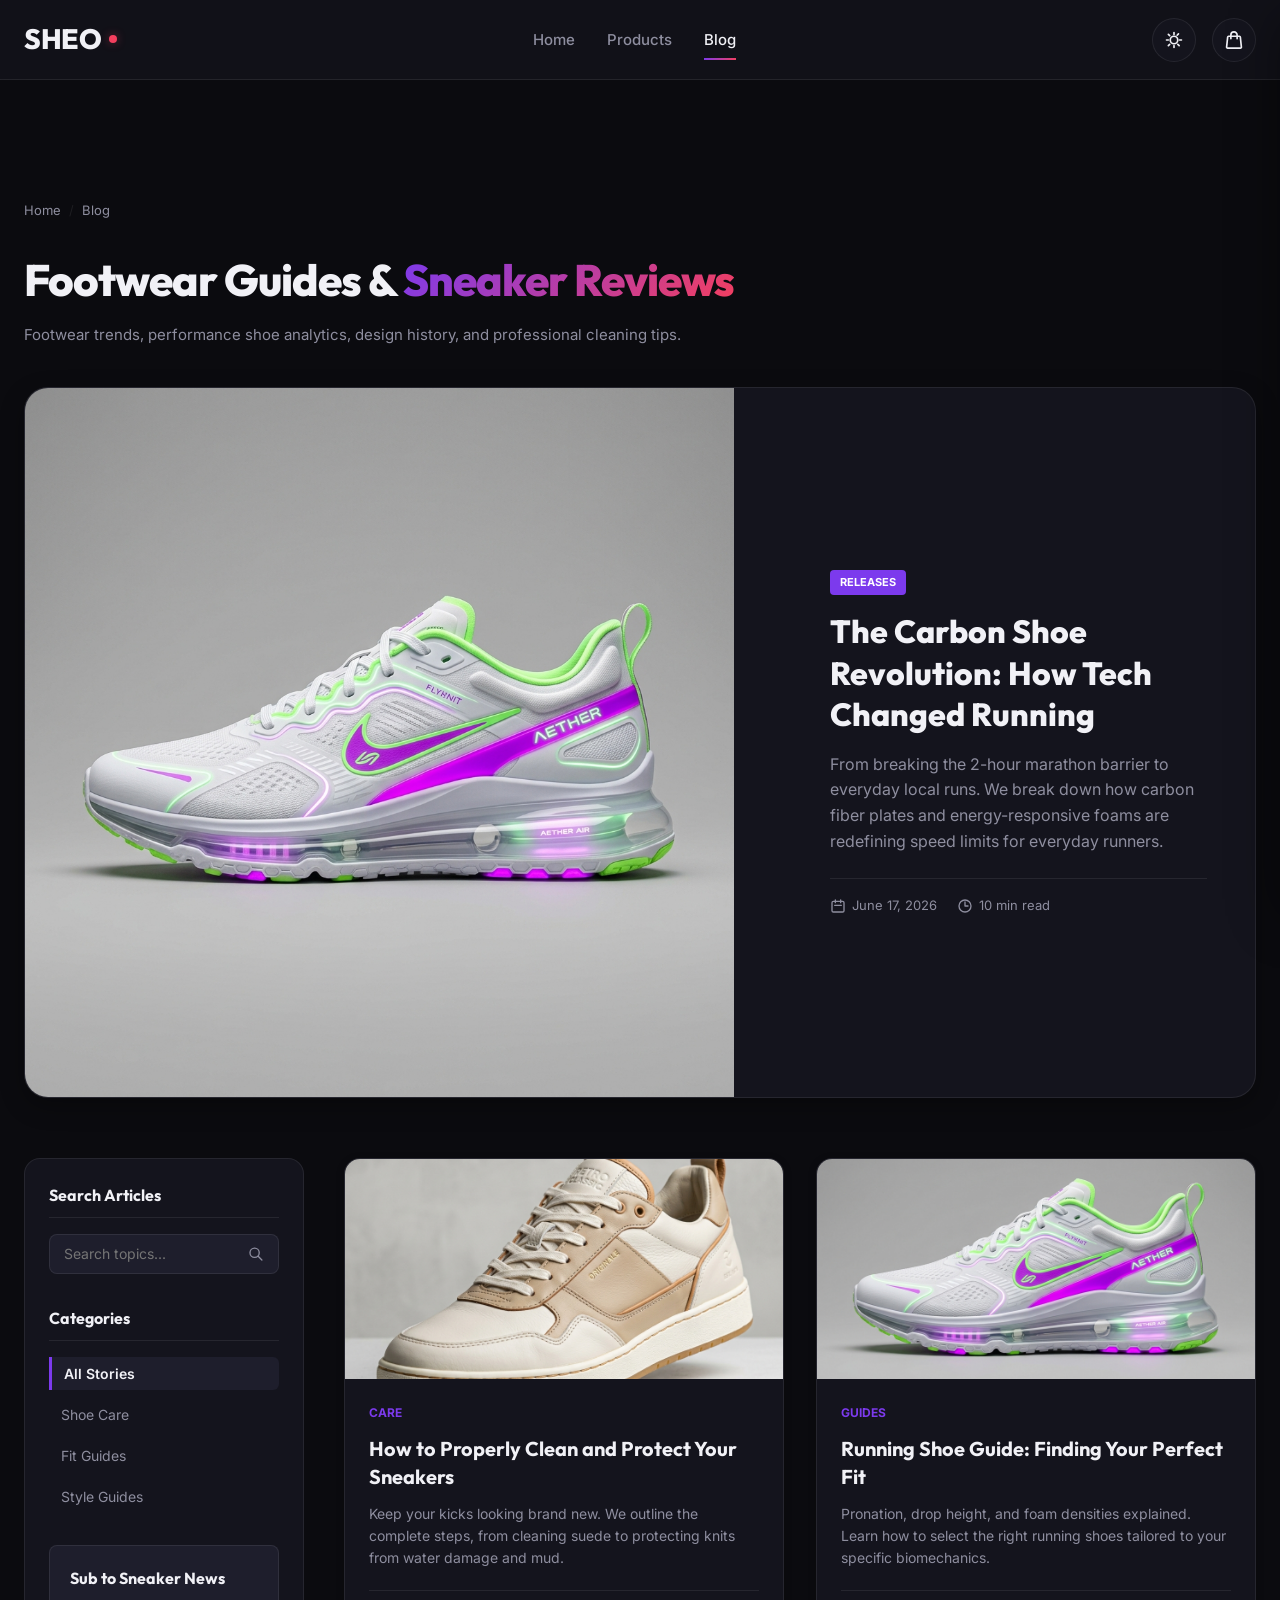
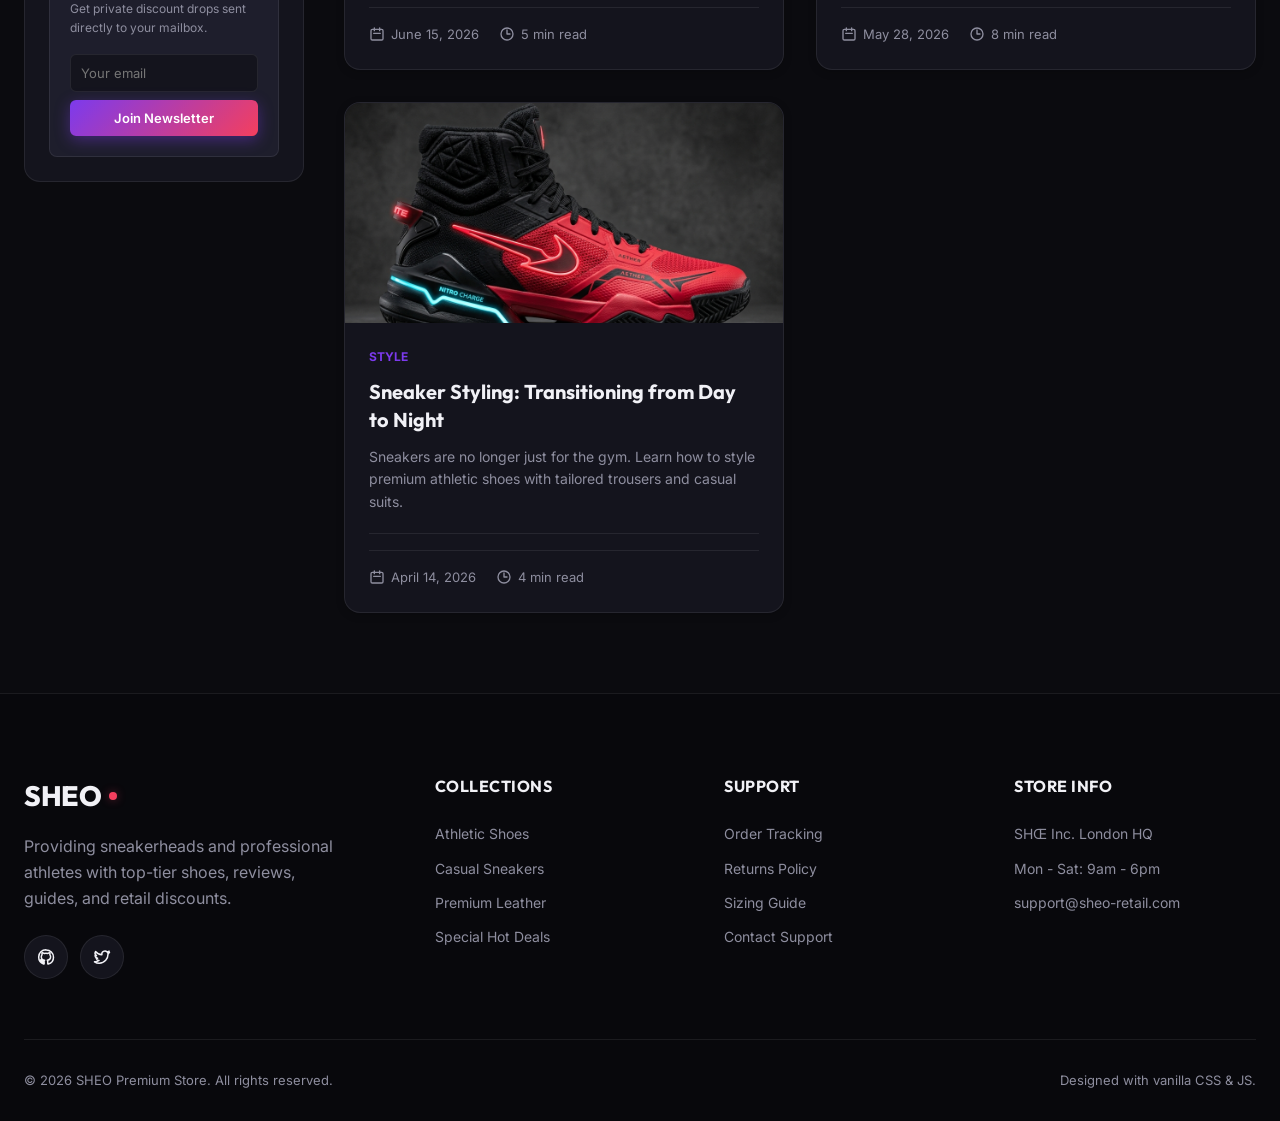
<file: blog.html>
<!DOCTYPE html>
<html lang="en" data-theme="dark">
<head>
  <meta charset="UTF-8">
  <meta name="viewport" content="width=device-width, initial-scale=1.0">
  
  <!-- Primary SEO Tags -->
  <title>Best Shoes Guides & Sneakerhead Reviews | SHEO Journal</title>
  <meta name="description" content="Read professional guides on maintaining the best sports shoes, fitting the best running shoes, and styling top footwear trends in India.">
  <meta name="keywords" content="best running shoes, best sports shoes, best walking shoes, best shoes for men, best shoes for women">
  <link rel="canonical" href="https://sheo-store.github.io/blog.html">
  
  <!-- Open Graph / Facebook -->
  <meta property="og:type" content="website">
  <meta property="og:url" content="https://sheo-store.github.io/blog.html">
  <meta property="og:title" content="Best Shoes Guides & Sneakerhead Reviews | SHEO Journal">
  <meta property="og:description" content="Read professional guides on shoe care, running mechanics, and styling top footwear trends.">
  <meta property="og:image" content="https://sheo-store.github.io/assets/best-running-shoes-india.png">

  <!-- Twitter -->
  <meta name="twitter:card" content="summary_large_image">
  <meta name="twitter:url" content="https://sheo-store.github.io/blog.html">
  <meta name="twitter:title" content="Best Shoes Guides & Sneakerhead Reviews | SHEO Journal">
  <meta name="twitter:description" content="Read professional guides on shoe care, running mechanics, and styling top footwear trends.">
  <meta name="twitter:image" content="https://sheo-store.github.io/assets/best-running-shoes-india.png">

  <link rel="stylesheet" href="css/style.css">

  <!-- Structured Data Schema -->
  <script type="application/ld+json">
  {
    "@context": "https://schema.org",
    "@type": "BreadcrumbList",
    "itemListElement": [{
      "@type": "ListItem",
      "position": 1,
      "name": "Home",
      "item": "https://sheo-store.github.io/index.html"
    },{
      "@type": "ListItem",
      "position": 2,
      "name": "Blog",
      "item": "https://sheo-store.github.io/blog.html"
    }]
  }
  </script>
</head>
<body>

  <!-- ==========================================================================
       Header Component
       ========================================================================== -->
  <header class="header" id="header">
    <div class="container header__container">
      <a href="index.html" class="logo">
        SHEO<span class="logo__dot"></span>
      </a>
      
      <nav class="nav" id="nav-menu">
        <a href="index.html" class="nav__link">Home</a>
        <a href="products.html" class="nav__link">Products</a>
        <a href="blog.html" class="nav__link nav__link--active">Blog</a>
      </nav>
      
      <div class="header__actions">
        <button class="icon-btn" id="theme-toggle" aria-label="Toggle Theme">
          <!-- Sun/Moon rendered in JS -->
        </button>

        <button class="icon-btn" id="cart-toggle-btn" onclick="showCartDrawer(true)" aria-label="Open Cart">
          <svg xmlns="http://www.w3.org/2000/svg" style="width:20px; height:20px;" fill="none" viewBox="0 0 24 24" stroke="currentColor" stroke-width="2">
            <path stroke-linecap="round" stroke-linejoin="round" d="M15.75 10.5V6a3.75 3.75 0 10-7.5 0v4.5m11.356-1.993l1.263 12c.07.665-.45 1.243-1.119 1.243H4.25a1.125 1.125 0 01-1.12-1.243l1.264-12A1.125 1.125 0 015.513 7.5h12.974c.576 0 1.059.435 1.119 1.007z" />
          </svg>
          <span class="icon-btn__badge cart-badge-count" style="display: none;">0</span>
        </button>

        <button class="icon-btn menu-toggle" id="mobile-menu-toggle" aria-label="Open Menu">
          <svg xmlns="http://www.w3.org/2000/svg" style="width:20px; height:20px;" fill="none" viewBox="0 0 24 24" stroke="currentColor" stroke-width="2">
            <path stroke-linecap="round" stroke-linejoin="round" d="M3.75 6.75h16.5M3.75 12h16.5m-16.5 5.25h16.5" />
          </svg>
        </button>
      </div>
    </div>
  </header>

  <!-- ==========================================================================
       Main Blog Layout
       ========================================================================== -->
  <main style="padding-top: calc(var(--header-height) + 40px); min-height: 80vh;">
    <section class="section">
      <div class="container">
        
        <!-- Breadcrumbs Navigation -->
        <div class="breadcrumbs">
          <a href="index.html" class="breadcrumbs__link">Home</a>
          <span class="breadcrumbs__separator">/</span>
          <span>Blog</span>
        </div>

        <div style="margin-bottom: 40px;">
          <h1 style="font-family: var(--font-heading); font-size: 44px; font-weight: 800; letter-spacing:-1px;">
            Footwear Guides & <span class="text-gradient">Sneaker Reviews</span>
          </h1>
          <p style="color: var(--text-muted); font-size: 15px; margin-top: 8px;">
            Footwear trends, performance shoe analytics, design history, and professional cleaning tips.
          </p>
        </div>

        <!-- Featured Big Article -->
        <article class="blog-hero">
          <div class="blog-hero__img-container">
            <img src="assets/best-running-shoes-india.png" alt="The Carbon Shoe Revolution: How Tech Changed Running - Featured article image" class="blog-hero__img">
          </div>
          <div class="blog-hero__content">
            <span class="blog-hero__tag">Releases</span>
            <h2 class="blog-hero__title">The Carbon Shoe Revolution: How Tech Changed Running</h2>
            <p class="blog-hero__desc">
              From breaking the 2-hour marathon barrier to everyday local runs. We break down how carbon fiber plates and energy-responsive foams are redefining speed limits for everyday runners.
            </p>
            <div class="blog-meta">
              <div class="blog-meta__item">
                <svg xmlns="http://www.w3.org/2000/svg" fill="none" viewBox="0 0 24 24" stroke="currentColor">
                  <path stroke-linecap="round" stroke-linejoin="round" stroke-width="2" d="M8 7V3m8 4V3m-9 8h10M5 21h14a2 2 0 002-2V7a2 2 0 00-2-2H5a2 2 0 00-2 2v12a2 2 0 002 2z" />
                </svg>
                <span>June 17, 2026</span>
              </div>
              <div class="blog-meta__item">
                <svg xmlns="http://www.w3.org/2000/svg" fill="none" viewBox="0 0 24 24" stroke="currentColor">
                  <path stroke-linecap="round" stroke-linejoin="round" stroke-width="2" d="M12 6v6h4.5m4.5 0a9 9 0 11-18 0 9 9 0 0118 0z" />
                </svg>
                <span>10 min read</span>
              </div>
            </div>
          </div>
        </article>

        <!-- Catalog Filter and Article Layout -->
        <div class="catalog">
          <!-- Sidebar Filters -->
          <aside class="catalog-sidebar">
            <!-- Search -->
            <div class="filter-group">
              <h3 class="filter-group__title">Search Articles</h3>
              <div class="search-bar">
                <input type="text" id="blog-search" placeholder="Search topics...">
                <svg xmlns="http://www.w3.org/2000/svg" fill="none" viewBox="0 0 24 24" stroke="currentColor">
                  <path stroke-linecap="round" stroke-linejoin="round" stroke-width="2" d="M21 21l-6-6m2-5a7 7 0 11-14 0 7 7 0 0114 0z" />
                </svg>
              </div>
            </div>

            <!-- Categories -->
            <div class="filter-group">
              <h3 class="filter-group__title">Categories</h3>
              <div class="filter-pills">
                <button class="filter-pill-btn filter-pill-btn--active blog-tag-btn" data-tag="All">
                  <span>All Stories</span>
                </button>
                <button class="filter-pill-btn blog-tag-btn" data-tag="Care">
                  <span>Shoe Care</span>
                </button>
                <button class="filter-pill-btn blog-tag-btn" data-tag="Guides">
                  <span>Fit Guides</span>
                </button>
                <button class="filter-pill-btn blog-tag-btn" data-tag="Style">
                  <span>Style Guides</span>
                </button>
              </div>
            </div>

            <!-- Newsletter Sidebar Box -->
            <div class="filter-group" style="background:var(--bg-surface-elevated); padding:20px; border-radius:8px; border:1px solid var(--border-color);">
              <h4 style="font-family: var(--font-heading); font-size:16px; margin-bottom:8px;">Sub to Sneaker News</h4>
              <p style="font-size:12px; color:var(--text-muted); margin-bottom:16px;">Get private discount drops sent directly to your mailbox.</p>
              <form id="newsletter-form-sidebar" style="display:flex; flex-direction:column; gap:8px;">
                <input type="email" placeholder="Your email" required style="background:var(--bg-surface); border:1px solid var(--border-color); padding:10px; border-radius:6px; font-size:13px;" aria-label="Email">
                <button type="submit" class="btn btn--primary" style="padding:10px; font-size:13px; border-radius:6px;">Join Newsletter</button>
              </form>
            </div>
          </aside>

          <!-- Blog Posts Grid -->
          <div class="blog-grid" id="blog-posts-grid" style="grid-template-columns: repeat(auto-fill, minmax(320px, 1fr));">
            <!-- Rendered dynamically by main.js -->
          </div>
        </div>

      </div>
    </section>
  </main>

  <!-- ==========================================================================
       Footer Component
       ========================================================================== -->
  <footer class="footer">
    <div class="container">
      <div class="footer__grid">
        <div>
          <a href="index.html" class="logo">SHEO<span class="logo__dot"></span></a>
          <p class="footer__brand-desc">
            Providing sneakerheads and professional athletes with top-tier shoes, reviews, guides, and retail discounts.
          </p>
          <div class="socials">
            <a href="#" class="icon-btn" aria-label="Instagram">
              <svg xmlns="http://www.w3.org/2000/svg" style="width:18px; height:18px;" fill="none" viewBox="0 0 24 24" stroke="currentColor" stroke-width="2">
                <path stroke-linecap="round" stroke-linejoin="round" d="M12 2.25c-5.385 0-9.75 4.365-9.75 9.75 0 4.307 2.782 7.962 6.643 9.243.487.09.667-.21.667-.47 0-.23-.009-.84-.014-1.65-2.712.59-3.284-1.3-3.284-1.3-.443-1.13-1.082-1.43-1.082-1.43-.884-.6.067-.59.067-.59.978.07 1.493 1 1.493 1 .868 1.48 2.274 1.05 2.83.8.087-.62.337-1.05.612-1.29-2.165-.25-4.443-1.08-4.443-4.81 0-1.06.38-1.93 1-2.62-.1-.24-.43-1.23.09-2.58 0 0 .82-.26 2.67 1a9.3 9.3 0 014.89 0c1.85-1.26 2.67-1 2.67-1 .52 1.35.19 2.34.09 2.58a3.78 3.78 0 011 2.62c0 3.74-2.28 4.56-4.45 4.8.35.3.66.9.66 1.81 0 1.31-.01 2.36-.01 2.69 0 .26.18.57.68.47C19.22 20.21 22 16.55 22 12.25c0-5.385-4.365-9.75-9.75-9.75z" />
              </svg>
            </a>
            <a href="#" class="icon-btn" aria-label="Twitter">
              <svg xmlns="http://www.w3.org/2000/svg" style="width:18px; height:18px;" fill="none" viewBox="0 0 24 24" stroke="currentColor" stroke-width="2">
                <path stroke-linecap="round" stroke-linejoin="round" d="M8.29 20.251c7.547 0 11.675-6.253 11.675-11.675 0-.178 0-.355-.012-.53A8.348 8.348 0 0022 5.92a8.19 8.19 0 01-2.357.646 4.118 4.108 0 001.804-2.27 8.224 8.224 0 01-2.605.996 4.107 4.107 0 00-6.993 3.743 11.65 11.65 0 01-8.457-4.287 4.106 4.106 0 001.27 5.477A4.072 4.072 0 012.8 9.713v.052a4.105 4.105 0 003.292 4.022 4.095 4.095 0 01-1.853.07 4.108 4.108 0 003.834 2.85A8.233 8.233 0 012 18.407a11.616 11.616 0 006.29 1.84" />
              </svg>
            </a>
          </div>
        </div>
        
        <div>
          <h4 class="footer__title">Collections</h4>
          <div class="footer__links">
            <a href="products.html?category=Athletic" class="footer__link">Athletic Shoes</a>
            <a href="products.html?category=Casual" class="footer__link">Casual Sneakers</a>
            <a href="products.html?category=Premium" class="footer__link">Premium Leather</a>
            <a href="products.html" class="footer__link">Special Hot Deals</a>
          </div>
        </div>

        <div>
          <h4 class="footer__title">Support</h4>
          <div class="footer__links">
            <a href="#" class="footer__link">Order Tracking</a>
            <a href="#" class="footer__link">Returns Policy</a>
            <a href="#" class="footer__link">Sizing Guide</a>
            <a href="#" class="footer__link">Contact Support</a>
          </div>
        </div>

        <div>
          <h4 class="footer__title">Store Info</h4>
          <div class="footer__links">
            <span class="footer__link">SHŒ Inc. London HQ</span>
            <span class="footer__link">Mon - Sat: 9am - 6pm</span>
            <span class="footer__link">support@sheo-retail.com</span>
          </div>
        </div>
      </div>
      
      <div class="footer__bottom">
        <p>&copy; 2026 SHEO Premium Store. All rights reserved.</p>
        <p>Designed with vanilla CSS & JS.</p>
      </div>
    </div>
  </footer>

  <!-- ==========================================================================
       Shopping Cart Drawer Sidebar & Backdrop
       ========================================================================== -->
  <div class="cart-backdrop" id="cart-backdrop" onclick="showCartDrawer(false)"></div>
  <div class="cart-drawer" id="cart-drawer">
    <div class="cart-drawer__header">
      <h3 class="cart-drawer__title">
        <svg xmlns="http://www.w3.org/2000/svg" style="width:24px; height:24px;" fill="none" viewBox="0 0 24 24" stroke="currentColor" stroke-width="2">
          <path stroke-linecap="round" stroke-linejoin="round" d="M15.75 10.5V6a3.75 3.75 0 10-7.5 0v4.5m11.356-1.993l1.263 12c.07.665-.45 1.243-1.119 1.243H4.25a1.125 1.125 0 01-1.12-1.243l1.264-12A1.125 1.125 0 015.513 7.5h12.974c.576 0 1.059.435 1.119 1.007z" />
        </svg>
        Shopping Cart (<span class="cart-badge-count">0</span>)
      </h3>
      <button class="icon-btn" onclick="showCartDrawer(false)" aria-label="Close Cart">
        <svg xmlns="http://www.w3.org/2000/svg" style="width:20px; height:20px;" fill="none" viewBox="0 0 24 24" stroke="currentColor" stroke-width="2">
          <path stroke-linecap="round" stroke-linejoin="round" d="M6 18L18 6M6 6l12 12" />
        </svg>
      </button>
    </div>
    
    <div class="cart-drawer__items" id="cart-items-container">
      <!-- Generated dynamically in JS -->
    </div>
    
    <div class="cart-drawer__footer">
      <div class="cart-summary-row">
        <span>Subtotal</span>
        <span id="cart-subtotal">$0.00</span>
      </div>
      <div class="cart-summary-row">
        <span>Standard Shipping</span>
        <span style="color: var(--success-color); font-weight:600;">FREE</span>
      </div>
      <div class="cart-summary-row cart-summary-row--total">
        <span>Total</span>
        <span id="cart-total">$0.00</span>
      </div>
      <button class="btn btn--primary" style="width: 100%;" onclick="alert('Proceeding to premium secure checkout mockup!')">Checkout Now</button>
    </div>
  </div>

  <!-- ==========================================================================
       Product Detail Quick View Modal
       ========================================================================== -->
  <div class="modal" id="quickview-modal">
    <div class="modal-backdrop" onclick="closeQuickView()"></div>
    <div class="modal-content">
      <button class="modal-close" onclick="closeQuickView()" aria-label="Close details">
        <svg xmlns="http://www.w3.org/2000/svg" style="width:20px; height:20px;" fill="none" viewBox="0 0 24 24" stroke="currentColor" stroke-width="2">
          <path stroke-linecap="round" stroke-linejoin="round" d="M6 18L18 6M6 6l12 12" />
        </svg>
      </button>
      
      <div class="modal-gallery">
        <img src="assets/best-running-shoes-india.png" alt="Best running shoes in India - SHEO details modal image preview" class="modal-gallery__img" id="modal-image">
      </div>
      
      <div class="modal-info">
        <span class="modal-info__brand" id="modal-brand">ATHLETIC</span>
        <h2 class="modal-info__title" id="modal-title">SHEO Runner X</h2>
        
        <div class="product-card__rating" style="margin-bottom:16px;">
          <div class="stars" id="modal-stars" style="gap:4px;"></div>
          <span class="product-card__rating-text" id="modal-reviews-count" style="margin-left:8px;">(128 reviews)</span>
        </div>
        
        <div class="modal-info__price-row">
          <span class="modal-info__price" id="modal-price">$149.99</span>
          <span class="modal-info__price--old" id="modal-price-old">$189.99</span>
        </div>
        
        <p class="modal-info__desc" id="modal-desc">
          Ultimate performance sneaker designed for active paces. Includes carbon plates.
        </p>
        
        <div class="swatch-group" style="margin-bottom:24px;">
          <span class="swatch-group__title">Select Color</span>
          <div class="swatches" id="modal-colors">
            <!-- Rendered dynamically -->
          </div>
        </div>
        
        <div class="size-selector">
          <span class="size-selector__title">Select Size (US)</span>
          <div class="size-grid">
            <button class="size-btn size-btn--active" onclick="selectModalSize(7)">7</button>
            <button class="size-btn" onclick="selectModalSize(8)">8</button>
            <button class="size-btn" onclick="selectModalSize(9)">9</button>
            <button class="size-btn" onclick="selectModalSize(10)">10</button>
            <button class="size-btn" onclick="selectModalSize(11)">11</button>
          </div>
        </div>
        
        <div class="modal-info__actions">
          <button class="btn btn--primary" style="flex:1;" onclick="addActiveProductToCart()">Add to Shopping Cart</button>
        </div>
      </div>
    </div>
  </div>

  <script src="js/main.js"></script>
  <script>
    // Responsive hamburger menu toggling
    const menuToggle = document.getElementById('mobile-menu-toggle');
    const navMenu = document.getElementById('nav-menu');
    
    if (menuToggle && navMenu) {
      menuToggle.addEventListener('click', () => {
        navMenu.classList.toggle('nav--open');
        menuToggle.classList.toggle('icon-btn--active');
        
        // Change menu toggle icon based on state
        if (navMenu.classList.contains('nav--open')) {
          menuToggle.innerHTML = `
            <svg xmlns="http://www.w3.org/2000/svg" style="width:20px; height:20px;" fill="none" viewBox="0 0 24 24" stroke="currentColor" stroke-width="2">
              <path stroke-linecap="round" stroke-linejoin="round" d="M6 18L18 6M6 6l12 12" />
            </svg>
          `;
        } else {
          menuToggle.innerHTML = `
            <svg xmlns="http://www.w3.org/2000/svg" style="width:20px; height:20px;" fill="none" viewBox="0 0 24 24" stroke="currentColor" stroke-width="2">
              <path stroke-linecap="round" stroke-linejoin="round" d="M3.75 6.75h16.5M3.75 12h16.5m-16.5 5.25h16.5" />
            </svg>
          `;
        }
      });
      
      const navLinks = document.querySelectorAll('.nav__link');
      navLinks.forEach(link => {
        link.addEventListener('click', () => {
          navMenu.classList.remove('nav--open');
          menuToggle.classList.remove('icon-btn--active');
          menuToggle.innerHTML = `
            <svg xmlns="http://www.w3.org/2000/svg" style="width:20px; height:20px;" fill="none" viewBox="0 0 24 24" stroke="currentColor" stroke-width="2">
              <path stroke-linecap="round" stroke-linejoin="round" d="M3.75 6.75h16.5M3.75 12h16.5m-16.5 5.25h16.5" />
            </svg>
          `;
        });
      });
    }

    // Sidebar newsletter validation
    const sidebarNewsletter = document.getElementById('newsletter-form-sidebar');
    if (sidebarNewsletter) {
      sidebarNewsletter.addEventListener('submit', (e) => {
        e.preventDefault();
        const input = sidebarNewsletter.querySelector('input');
        if (input && input.value.trim() !== '') {
          alert(`Subscribed! Exclusive newsletter deals will be sent to ${input.value}.`);
          input.value = '';
        }
      });
    }
  </script>
</body>
</html>
</file>
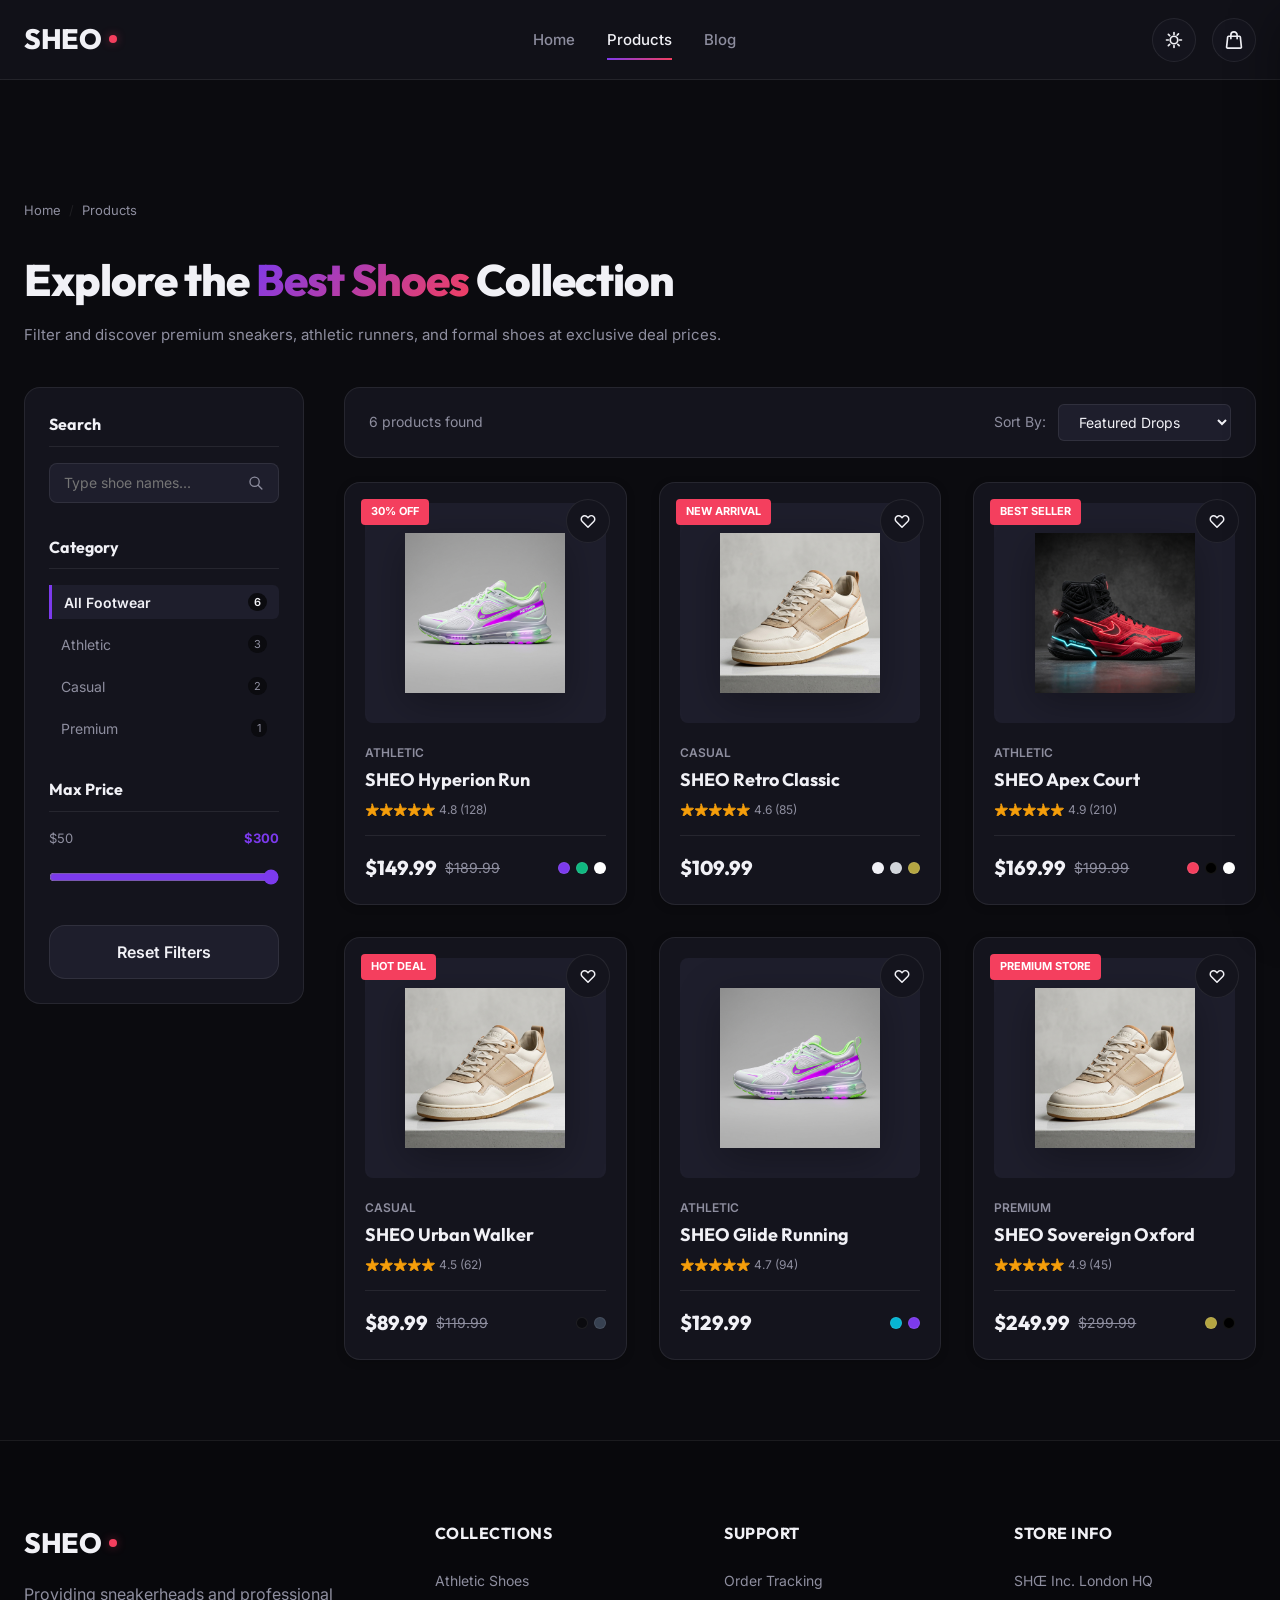
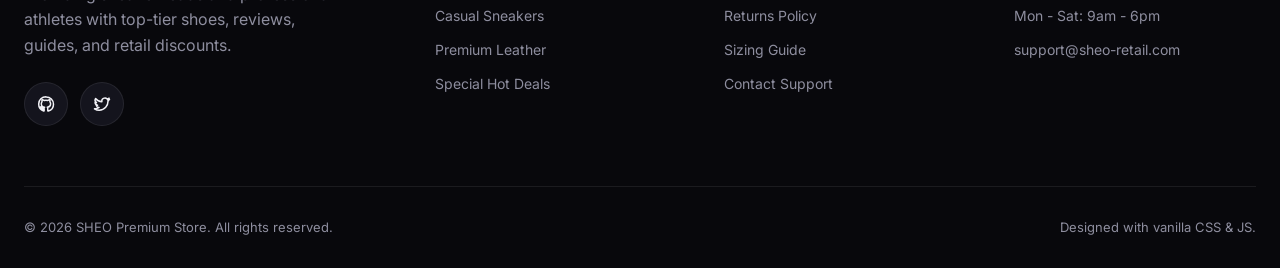
<file: products.html>
<!DOCTYPE html>
<html lang="en" data-theme="dark">
<head>
  <meta charset="UTF-8">
  <meta name="viewport" content="width=device-width, initial-scale=1.0">
  
  <!-- Primary SEO Tags -->
  <title>Best Shoes for Men & Women | SHEO Footwear Catalog</title>
  <meta name="description" content="Browse the best sports shoes, runners, and casual sneakers on SHEO. Filter by category, price, and find the best shoes for men and women today.">
  <meta name="keywords" content="best shoes for men, best shoes for women, best sports shoes, best running shoes, best walking shoes">
  <link rel="canonical" href="https://sheo-store.github.io/products.html">
  
  <!-- Open Graph / Facebook -->
  <meta property="og:type" content="website">
  <meta property="og:url" content="https://sheo-store.github.io/products.html">
  <meta property="og:title" content="Best Shoes for Men & Women | SHEO Footwear Catalog">
  <meta property="og:description" content="Filter and discover the best sports shoes, casual sneakers, and leather classics on SHEO.">
  <meta property="og:image" content="https://sheo-store.github.io/assets/best-running-shoes-india.png">

  <!-- Twitter -->
  <meta name="twitter:card" content="summary_large_image">
  <meta name="twitter:url" content="https://sheo-store.github.io/products.html">
  <meta name="twitter:title" content="Best Shoes for Men & Women | SHEO Footwear Catalog">
  <meta name="twitter:description" content="Filter and discover the best sports shoes, casual sneakers, and leather classics on SHEO.">
  <meta name="twitter:image" content="https://sheo-store.github.io/assets/best-running-shoes-india.png">

  <link rel="stylesheet" href="css/style.css">

  <!-- Structured Data Schema -->
  <script type="application/ld+json">
  {
    "@context": "https://schema.org",
    "@type": "BreadcrumbList",
    "itemListElement": [{
      "@type": "ListItem",
      "position": 1,
      "name": "Home",
      "item": "https://sheo-store.github.io/index.html"
    },{
      "@type": "ListItem",
      "position": 2,
      "name": "Products",
      "item": "https://sheo-store.github.io/products.html"
    }]
  }
  </script>
</head>
<body>

  <!-- ==========================================================================
       Header Component
       ========================================================================== -->
  <header class="header" id="header">
    <div class="container header__container">
      <a href="index.html" class="logo">
        SHEO<span class="logo__dot"></span>
      </a>
      
      <nav class="nav" id="nav-menu">
        <a href="index.html" class="nav__link">Home</a>
        <a href="products.html" class="nav__link nav__link--active">Products</a>
        <a href="blog.html" class="nav__link">Blog</a>
      </nav>
      
      <div class="header__actions">
        <button class="icon-btn" id="theme-toggle" aria-label="Toggle Theme">
          <!-- Sun/Moon rendered in JS -->
        </button>

        <button class="icon-btn" id="cart-toggle-btn" onclick="showCartDrawer(true)" aria-label="Open Cart">
          <svg xmlns="http://www.w3.org/2000/svg" style="width:20px; height:20px;" fill="none" viewBox="0 0 24 24" stroke="currentColor" stroke-width="2">
            <path stroke-linecap="round" stroke-linejoin="round" d="M15.75 10.5V6a3.75 3.75 0 10-7.5 0v4.5m11.356-1.993l1.263 12c.07.665-.45 1.243-1.119 1.243H4.25a1.125 1.125 0 01-1.12-1.243l1.264-12A1.125 1.125 0 015.513 7.5h12.974c.576 0 1.059.435 1.119 1.007z" />
          </svg>
          <span class="icon-btn__badge cart-badge-count" style="display: none;">0</span>
        </button>

        <button class="icon-btn menu-toggle" id="mobile-menu-toggle" aria-label="Open Menu">
          <svg xmlns="http://www.w3.org/2000/svg" style="width:20px; height:20px;" fill="none" viewBox="0 0 24 24" stroke="currentColor" stroke-width="2">
            <path stroke-linecap="round" stroke-linejoin="round" d="M3.75 6.75h16.5M3.75 12h16.5m-16.5 5.25h16.5" />
          </svg>
        </button>
      </div>
    </div>
  </header>

  <!-- ==========================================================================
       Main Catalog Section
       ========================================================================== -->
  <main style="padding-top: calc(var(--header-height) + 40px); min-height: 80vh;">
    <section class="section">
      <div class="container">
        
        <!-- Breadcrumbs Navigation -->
        <div class="breadcrumbs">
          <a href="index.html" class="breadcrumbs__link">Home</a>
          <span class="breadcrumbs__separator">/</span>
          <span>Products</span>
        </div>

        <div style="margin-bottom: 40px;">
          <h1 style="font-family: var(--font-heading); font-size: 44px; font-weight: 800; letter-spacing:-1px;">
            Explore the <span class="text-gradient">Best Shoes</span> Collection
          </h1>
          <p style="color: var(--text-muted); font-size: 15px; margin-top: 8px;">
            Filter and discover premium sneakers, athletic runners, and formal shoes at exclusive deal prices.
          </p>
        </div>

        <div class="catalog">
          <!-- Sidebar Filters -->
          <aside class="catalog-sidebar">
            <!-- Search -->
            <div class="filter-group">
              <h3 class="filter-group__title">Search</h3>
              <div class="search-bar">
                <input type="text" id="catalog-search" placeholder="Type shoe names...">
                <svg xmlns="http://www.w3.org/2000/svg" fill="none" viewBox="0 0 24 24" stroke="currentColor">
                  <path stroke-linecap="round" stroke-linejoin="round" stroke-width="2" d="M21 21l-6-6m2-5a7 7 0 11-14 0 7 7 0 0114 0z" />
                </svg>
              </div>
            </div>

            <!-- Categories -->
            <div class="filter-group">
              <h3 class="filter-group__title">Category</h3>
              <div class="filter-pills">
                <button class="filter-pill-btn filter-pill-btn--active" data-category="All">
                  <span>All Footwear</span>
                  <span class="filter-pill-btn__count">6</span>
                </button>
                <button class="filter-pill-btn" data-category="Athletic">
                  <span>Athletic</span>
                  <span class="filter-pill-btn__count">3</span>
                </button>
                <button class="filter-pill-btn" data-category="Casual">
                  <span>Casual</span>
                  <span class="filter-pill-btn__count">2</span>
                </button>
                <button class="filter-pill-btn" data-category="Premium">
                  <span>Premium</span>
                  <span class="filter-pill-btn__count">1</span>
                </button>
              </div>
            </div>

            <!-- Price Range -->
            <div class="filter-group">
              <h3 class="filter-group__title">Max Price</h3>
              <div class="range-slider">
                <div class="range-slider__inputs">
                  <span>$50</span>
                  <span id="price-slider-value" style="color:var(--primary-color); font-weight:700;">$300</span>
                </div>
                <input type="range" class="range-slider__input" id="price-range-slider" min="50" max="300" step="10" value="300">
              </div>
            </div>

            <button class="btn btn--secondary" style="width: 100%; margin-top: 8px;" onclick="resetFilters()">Reset Filters</button>
          </aside>

          <!-- Catalog Grid Area -->
          <div>
            <!-- Grid Control Bar -->
            <div class="catalog-actions">
              <span class="catalog-actions__count" id="products-count">6 products found</span>
              
              <div class="catalog-actions__sort">
                <span class="catalog-actions__label">Sort By:</span>
                <select class="sort-select" id="catalog-sort">
                  <option value="featured">Featured Drops</option>
                  <option value="price-low">Price: Low to High</option>
                  <option value="price-high">Price: High to Low</option>
                  <option value="rating">Top Rated</option>
                </select>
              </div>
            </div>

            <!-- Products Grid -->
            <div class="product-grid" id="products-grid">
              <!-- Rendered dynamically by main.js -->
            </div>
          </div>
        </div>

      </div>
    </section>
  </main>

  <!-- ==========================================================================
       Footer Component
       ========================================================================== -->
  <footer class="footer">
    <div class="container">
      <div class="footer__grid">
        <div>
          <a href="index.html" class="logo">SHEO<span class="logo__dot"></span></a>
          <p class="footer__brand-desc">
            Providing sneakerheads and professional athletes with top-tier shoes, reviews, guides, and retail discounts.
          </p>
          <div class="socials">
            <a href="#" class="icon-btn" aria-label="Instagram">
              <svg xmlns="http://www.w3.org/2000/svg" style="width:18px; height:18px;" fill="none" viewBox="0 0 24 24" stroke="currentColor" stroke-width="2">
                <path stroke-linecap="round" stroke-linejoin="round" d="M12 2.25c-5.385 0-9.75 4.365-9.75 9.75 0 4.307 2.782 7.962 6.643 9.243.487.09.667-.21.667-.47 0-.23-.009-.84-.014-1.65-2.712.59-3.284-1.3-3.284-1.3-.443-1.13-1.082-1.43-1.082-1.43-.884-.6.067-.59.067-.59.978.07 1.493 1 1.493 1 .868 1.48 2.274 1.05 2.83.8.087-.62.337-1.05.612-1.29-2.165-.25-4.443-1.08-4.443-4.81 0-1.06.38-1.93 1-2.62-.1-.24-.43-1.23.09-2.58 0 0 .82-.26 2.67 1a9.3 9.3 0 014.89 0c1.85-1.26 2.67-1 2.67-1 .52 1.35.19 2.34.09 2.58a3.78 3.78 0 011 2.62c0 3.74-2.28 4.56-4.45 4.8.35.3.66.9.66 1.81 0 1.31-.01 2.36-.01 2.69 0 .26.18.57.68.47C19.22 20.21 22 16.55 22 12.25c0-5.385-4.365-9.75-9.75-9.75z" />
              </svg>
            </a>
            <a href="#" class="icon-btn" aria-label="Twitter">
              <svg xmlns="http://www.w3.org/2000/svg" style="width:18px; height:18px;" fill="none" viewBox="0 0 24 24" stroke="currentColor" stroke-width="2">
                <path stroke-linecap="round" stroke-linejoin="round" d="M8.29 20.251c7.547 0 11.675-6.253 11.675-11.675 0-.178 0-.355-.012-.53A8.348 8.348 0 0022 5.92a8.19 8.19 0 01-2.357.646 4.118 4.118 0 001.804-2.27 8.224 8.224 0 01-2.605.996 4.107 4.107 0 00-6.993 3.743 11.65 11.65 0 01-8.457-4.287 4.106 4.106 0 001.27 5.477A4.072 4.072 0 012.8 9.713v.052a4.105 4.105 0 003.292 4.022 4.095 4.095 0 01-1.853.07 4.108 4.108 0 003.834 2.85A8.233 8.233 0 012 18.407a11.616 11.616 0 006.29 1.84" />
              </svg>
            </a>
          </div>
        </div>
        
        <div>
          <h4 class="footer__title">Collections</h4>
          <div class="footer__links">
            <a href="products.html?category=Athletic" class="footer__link">Athletic Shoes</a>
            <a href="products.html?category=Casual" class="footer__link">Casual Sneakers</a>
            <a href="products.html?category=Premium" class="footer__link">Premium Leather</a>
            <a href="products.html" class="footer__link">Special Hot Deals</a>
          </div>
        </div>

        <div>
          <h4 class="footer__title">Support</h4>
          <div class="footer__links">
            <a href="#" class="footer__link">Order Tracking</a>
            <a href="#" class="footer__link">Returns Policy</a>
            <a href="#" class="footer__link">Sizing Guide</a>
            <a href="#" class="footer__link">Contact Support</a>
          </div>
        </div>

        <div>
          <h4 class="footer__title">Store Info</h4>
          <div class="footer__links">
            <span class="footer__link">SHŒ Inc. London HQ</span>
            <span class="footer__link">Mon - Sat: 9am - 6pm</span>
            <span class="footer__link">support@sheo-retail.com</span>
          </div>
        </div>
      </div>
      
      <div class="footer__bottom">
        <p>&copy; 2026 SHEO Premium Store. All rights reserved.</p>
        <p>Designed with vanilla CSS & JS.</p>
      </div>
    </div>
  </footer>

  <!-- ==========================================================================
       Shopping Cart Drawer Sidebar & Backdrop
       ========================================================================== -->
  <div class="cart-backdrop" id="cart-backdrop" onclick="showCartDrawer(false)"></div>
  <div class="cart-drawer" id="cart-drawer">
    <div class="cart-drawer__header">
      <h3 class="cart-drawer__title">
        <svg xmlns="http://www.w3.org/2000/svg" style="width:24px; height:24px;" fill="none" viewBox="0 0 24 24" stroke="currentColor" stroke-width="2">
          <path stroke-linecap="round" stroke-linejoin="round" d="M15.75 10.5V6a3.75 3.75 0 10-7.5 0v4.5m11.356-1.993l1.263 12c.07.665-.45 1.243-1.119 1.243H4.25a1.125 1.125 0 01-1.12-1.243l1.264-12A1.125 1.125 0 015.513 7.5h12.974c.576 0 1.059.435 1.119 1.007z" />
        </svg>
        Shopping Cart (<span class="cart-badge-count">0</span>)
      </h3>
      <button class="icon-btn" onclick="showCartDrawer(false)" aria-label="Close Cart">
        <svg xmlns="http://www.w3.org/2000/svg" style="width:20px; height:20px;" fill="none" viewBox="0 0 24 24" stroke="currentColor" stroke-width="2">
          <path stroke-linecap="round" stroke-linejoin="round" d="M6 18L18 6M6 6l12 12" />
        </svg>
      </button>
    </div>
    
    <div class="cart-drawer__items" id="cart-items-container">
      <!-- Generated dynamically in JS -->
    </div>
    
    <div class="cart-drawer__footer">
      <div class="cart-summary-row">
        <span>Subtotal</span>
        <span id="cart-subtotal">$0.00</span>
      </div>
      <div class="cart-summary-row">
        <span>Standard Shipping</span>
        <span style="color: var(--success-color); font-weight:600;">FREE</span>
      </div>
      <div class="cart-summary-row cart-summary-row--total">
        <span>Total</span>
        <span id="cart-total">$0.00</span>
      </div>
      <button class="btn btn--primary" style="width: 100%;" onclick="alert('Proceeding to premium secure checkout mockup!')">Checkout Now</button>
    </div>
  </div>

  <!-- ==========================================================================
       Product Detail Quick View Modal
       ========================================================================== -->
  <div class="modal" id="quickview-modal">
    <div class="modal-backdrop" onclick="closeQuickView()"></div>
    <div class="modal-content">
      <button class="modal-close" onclick="closeQuickView()" aria-label="Close details">
        <svg xmlns="http://www.w3.org/2000/svg" style="width:20px; height:20px;" fill="none" viewBox="0 0 24 24" stroke="currentColor" stroke-width="2">
          <path stroke-linecap="round" stroke-linejoin="round" d="M6 18L18 6M6 6l12 12" />
        </svg>
      </button>
      
      <div class="modal-gallery">
        <img src="assets/best-running-shoes-india.png" alt="Best running shoes in India - SHEO details modal image preview" class="modal-gallery__img" id="modal-image">
      </div>
      
      <div class="modal-info">
        <span class="modal-info__brand" id="modal-brand">ATHLETIC</span>
        <h2 class="modal-info__title" id="modal-title">SHEO Runner X</h2>
        
        <div class="product-card__rating" style="margin-bottom:16px;">
          <div class="stars" id="modal-stars" style="gap:4px;"></div>
          <span class="product-card__rating-text" id="modal-reviews-count" style="margin-left:8px;">(128 reviews)</span>
        </div>
        
        <div class="modal-info__price-row">
          <span class="modal-info__price" id="modal-price">$149.99</span>
          <span class="modal-info__price--old" id="modal-price-old">$189.99</span>
        </div>
        
        <p class="modal-info__desc" id="modal-desc">
          Ultimate performance sneaker designed for active paces. Includes carbon plates.
        </p>
        
        <div class="swatch-group" style="margin-bottom:24px;">
          <span class="swatch-group__title">Select Color</span>
          <div class="swatches" id="modal-colors">
            <!-- Rendered dynamically -->
          </div>
        </div>
        
        <div class="size-selector">
          <span class="size-selector__title">Select Size (US)</span>
          <div class="size-grid">
            <button class="size-btn size-btn--active" onclick="selectModalSize(7)">7</button>
            <button class="size-btn" onclick="selectModalSize(8)">8</button>
            <button class="size-btn" onclick="selectModalSize(9)">9</button>
            <button class="size-btn" onclick="selectModalSize(10)">10</button>
            <button class="size-btn" onclick="selectModalSize(11)">11</button>
          </div>
        </div>
        
        <div class="modal-info__actions">
          <button class="btn btn--primary" style="flex:1;" onclick="addActiveProductToCart()">Add to Shopping Cart</button>
        </div>
      </div>
    </div>
  </div>

  <script src="js/main.js"></script>
  <script>
    // Responsive hamburger menu toggling
    const menuToggle = document.getElementById('mobile-menu-toggle');
    const navMenu = document.getElementById('nav-menu');
    
    if (menuToggle && navMenu) {
      menuToggle.addEventListener('click', () => {
        navMenu.classList.toggle('nav--open');
        menuToggle.classList.toggle('icon-btn--active');
        
        // Change menu toggle icon based on state
        if (navMenu.classList.contains('nav--open')) {
          menuToggle.innerHTML = `
            <svg xmlns="http://www.w3.org/2000/svg" style="width:20px; height:20px;" fill="none" viewBox="0 0 24 24" stroke="currentColor" stroke-width="2">
              <path stroke-linecap="round" stroke-linejoin="round" d="M6 18L18 6M6 6l12 12" />
            </svg>
          `;
        } else {
          menuToggle.innerHTML = `
            <svg xmlns="http://www.w3.org/2000/svg" style="width:20px; height:20px;" fill="none" viewBox="0 0 24 24" stroke="currentColor" stroke-width="2">
              <path stroke-linecap="round" stroke-linejoin="round" d="M3.75 6.75h16.5M3.75 12h16.5m-16.5 5.25h16.5" />
            </svg>
          `;
        }
      });
      
      const navLinks = document.querySelectorAll('.nav__link');
      navLinks.forEach(link => {
        link.addEventListener('click', () => {
          navMenu.classList.remove('nav--open');
          menuToggle.classList.remove('icon-btn--active');
          menuToggle.innerHTML = `
            <svg xmlns="http://www.w3.org/2000/svg" style="width:20px; height:20px;" fill="none" viewBox="0 0 24 24" stroke="currentColor" stroke-width="2">
              <path stroke-linecap="round" stroke-linejoin="round" d="M3.75 6.75h16.5M3.75 12h16.5m-16.5 5.25h16.5" />
            </svg>
          `;
        });
      });
    }
  </script>
</body>
</html>
</file>
<file: css/style.css>
/* ==========================================================================
   SHEO Design System & Stylesheet
   ========================================================================== */

@import url('https://fonts.googleapis.com/css2?family=Inter:wght@300;400;500;600;700&family=Outfit:wght@400;500;600;700;800;900&display=swap');

:root {
  /* Fonts */
  --font-heading: 'Outfit', sans-serif;
  --font-body: 'Inter', sans-serif;

  /* Theme: Dark (Default) */
  --bg-color: #0b0b0f;
  --bg-surface: #14141d;
  --bg-surface-elevated: #1e1e2c;
  --bg-glass: rgba(20, 20, 29, 0.7);
  --border-color: rgba(255, 255, 255, 0.08);
  --border-color-hover: rgba(255, 255, 255, 0.16);
  --text-color: #f1f1f6;
  --text-muted: #8e8e9f;
  --text-on-accent: #ffffff;
  
  /* Accents */
  --primary-color: #7c3aed;
  --primary-glow: rgba(124, 58, 237, 0.4);
  --secondary-color: #f43f5e;
  --secondary-glow: rgba(244, 63, 94, 0.4);
  --accent-gradient: linear-gradient(135deg, var(--primary-color) 0%, var(--secondary-color) 100%);
  --success-color: #10b981;
  --warning-color: #f59e0b;

  /* Transitions */
  --transition-fast: 0.2s cubic-bezier(0.4, 0, 0.2, 1);
  --transition-normal: 0.3s cubic-bezier(0.4, 0, 0.2, 1);
  --transition-slow: 0.5s cubic-bezier(0.4, 0, 0.2, 1);
  
  /* Shadow & Blur */
  --shadow-sm: 0 2px 8px rgba(0, 0, 0, 0.2);
  --shadow-md: 0 8px 24px rgba(0, 0, 0, 0.3);
  --shadow-lg: 0 16px 48px rgba(0, 0, 0, 0.4);
  --shadow-glow: 0 0 20px var(--primary-glow);
  --glass-blur: blur(16px);
  
  /* Layout */
  --header-height: 80px;
  --container-max-width: 1280px;
  --border-radius-sm: 8px;
  --border-radius-md: 16px;
  --border-radius-lg: 24px;
}

[data-theme="light"] {
  /* Theme: Light */
  --bg-color: #fafafc;
  --bg-surface: #ffffff;
  --bg-surface-elevated: #f0f0f5;
  --bg-glass: rgba(255, 255, 255, 0.8);
  --border-color: rgba(0, 0, 0, 0.08);
  --border-color-hover: rgba(0, 0, 0, 0.16);
  --text-color: #121216;
  --text-muted: #646473;
  --text-on-accent: #ffffff;
  
  /* Shadows */
  --shadow-sm: 0 2px 8px rgba(0, 0, 0, 0.05);
  --shadow-md: 0 8px 24px rgba(0, 0, 0, 0.08);
  --shadow-lg: 0 16px 48px rgba(0, 0, 0, 0.12);
  --shadow-glow: 0 0 20px rgba(124, 58, 237, 0.2);
}

/* ==========================================================================
   Resets & Base Styles
   ========================================================================== */

* {
  box-sizing: border-box;
  margin: 0;
  padding: 0;
  outline: none;
}

html {
  scroll-behavior: smooth;
  font-size: 16px;
}

body {
  background-color: var(--bg-color);
  color: var(--text-color);
  font-family: var(--font-body);
  line-height: 1.6;
  overflow-x: hidden;
  transition: background-color var(--transition-normal), color var(--transition-normal);
}

img {
  max-width: 100%;
  height: auto;
  display: block;
}

a {
  color: inherit;
  text-decoration: none;
  transition: color var(--transition-fast);
}

button, input, select, textarea {
  font-family: inherit;
  color: inherit;
  background: none;
  border: none;
}

button {
  cursor: pointer;
}

/* Scrollbar Styles */
::-webkit-scrollbar {
  width: 8px;
  height: 8px;
}

::-webkit-scrollbar-track {
  background: var(--bg-color);
}

::-webkit-scrollbar-thumb {
  background: var(--border-color-hover);
  border-radius: 4px;
}

::-webkit-scrollbar-thumb:hover {
  background: var(--primary-color);
}

/* Layout Utilities */
.container {
  width: 100%;
  max-width: var(--container-max-width);
  margin: 0 auto;
  padding: 0 24px;
}

.section {
  padding: 80px 0;
}

.text-gradient {
  background: var(--accent-gradient);
  -webkit-background-clip: text;
  -webkit-text-fill-color: transparent;
  background-clip: text;
}

/* ==========================================================================
   Header Component
   ========================================================================== */

.header {
  position: fixed;
  top: 0;
  left: 0;
  width: 100%;
  height: var(--header-height);
  background-color: var(--bg-glass);
  backdrop-filter: var(--glass-blur);
  -webkit-backdrop-filter: var(--glass-blur);
  border-bottom: 1px solid var(--border-color);
  z-index: 100;
  transition: background-color var(--transition-normal), border-color var(--transition-normal), transform var(--transition-normal);
}

.header--scrolled {
  box-shadow: var(--shadow-md);
  height: 70px;
}

.header__container {
  display: flex;
  align-items: center;
  justify-content: space-between;
  height: 100%;
}

.logo {
  font-family: var(--font-heading);
  font-weight: 800;
  font-size: 28px;
  letter-spacing: -0.5px;
  display: flex;
  align-items: center;
  gap: 8px;
}

.logo__dot {
  width: 8px;
  height: 8px;
  border-radius: 50%;
  background: var(--secondary-color);
  box-shadow: 0 0 10px var(--secondary-glow);
}

.nav {
  display: flex;
  align-items: center;
  gap: 32px;
}

.nav__link {
  font-size: 15px;
  font-weight: 500;
  color: var(--text-muted);
  position: relative;
  padding: 8px 0;
}

.nav__link:hover, .nav__link--active {
  color: var(--text-color);
}

.nav__link::after {
  content: '';
  position: absolute;
  bottom: 0;
  left: 0;
  width: 0;
  height: 2px;
  background: var(--accent-gradient);
  transition: width var(--transition-normal);
}

.nav__link:hover::after, .nav__link--active::after {
  width: 100%;
}

.header__actions {
  display: flex;
  align-items: center;
  gap: 16px;
}

.icon-btn {
  width: 44px;
  height: 44px;
  border-radius: 50%;
  display: flex;
  align-items: center;
  justify-content: center;
  border: 1px solid var(--border-color);
  background: var(--bg-surface);
  color: var(--text-color);
  transition: all var(--transition-fast);
  position: relative;
}

.icon-btn:hover {
  border-color: var(--primary-color);
  box-shadow: 0 0 12px var(--primary-glow);
  transform: translateY(-2px);
}

.icon-btn__badge {
  position: absolute;
  top: -4px;
  right: -4px;
  background: var(--secondary-color);
  color: white;
  font-size: 10px;
  font-weight: 700;
  width: 20px;
  height: 20px;
  border-radius: 50%;
  display: flex;
  align-items: center;
  justify-content: center;
  border: 2px solid var(--bg-surface);
  animation: pulse 2s infinite;
}

.menu-toggle {
  display: none;
}

/* ==========================================================================
   Home Page: Hero Section
   ========================================================================== */

.hero {
  position: relative;
  min-height: 100vh;
  padding-top: calc(var(--header-height) + 40px);
  display: flex;
  align-items: center;
  overflow: hidden;
}

.hero__background {
  position: absolute;
  top: 0;
  left: 0;
  width: 100%;
  height: 100%;
  z-index: -1;
  pointer-events: none;
}

.hero__circle-1 {
  position: absolute;
  top: -10%;
  right: -10%;
  width: 600px;
  height: 600px;
  border-radius: 50%;
  background: radial-gradient(circle, var(--primary-glow) 0%, transparent 70%);
  filter: blur(40px);
}

.hero__circle-2 {
  position: absolute;
  bottom: -10%;
  left: -10%;
  width: 400px;
  height: 400px;
  border-radius: 50%;
  background: radial-gradient(circle, var(--secondary-glow) 0%, transparent 70%);
  filter: blur(40px);
}

.hero__grid {
  display: grid;
  grid-template-columns: 1.2fr 0.8fr;
  gap: 48px;
  align-items: center;
}

.hero__content {
  opacity: 0;
  transform: translateY(30px);
  animation: fadeInUp 0.8s forwards 0.2s;
}

.hero__badge {
  display: inline-flex;
  align-items: center;
  gap: 8px;
  padding: 8px 16px;
  border-radius: 50px;
  background: var(--bg-surface-elevated);
  border: 1px solid var(--border-color);
  font-size: 12px;
  font-weight: 600;
  color: var(--text-color);
  margin-bottom: 24px;
}

.hero__badge-icon {
  width: 16px;
  height: 16px;
  color: var(--secondary-color);
}

.hero__title {
  font-family: var(--font-heading);
  font-size: 64px;
  font-weight: 900;
  line-height: 1.1;
  letter-spacing: -2px;
  margin-bottom: 24px;
}

.hero__description {
  font-size: 18px;
  color: var(--text-muted);
  margin-bottom: 40px;
  max-width: 540px;
}

.hero__actions {
  display: flex;
  gap: 16px;
  flex-wrap: wrap;
}

.btn {
  display: inline-flex;
  align-items: center;
  justify-content: center;
  gap: 10px;
  padding: 16px 32px;
  border-radius: var(--border-radius-md);
  font-size: 16px;
  font-weight: 600;
  transition: all var(--transition-normal);
}

.btn--primary {
  background: var(--accent-gradient);
  color: var(--text-on-accent);
  box-shadow: 0 4px 15px var(--primary-glow);
}

.btn--primary:hover {
  transform: translateY(-2px);
  box-shadow: 0 8px 25px var(--primary-glow);
}

.btn--secondary {
  background: var(--bg-surface-elevated);
  border: 1px solid var(--border-color);
  color: var(--text-color);
}

.btn--secondary:hover {
  background: var(--bg-surface);
  border-color: var(--border-color-hover);
  transform: translateY(-2px);
}

.hero__stats {
  display: flex;
  gap: 48px;
  margin-top: 48px;
  padding-top: 32px;
  border-top: 1px solid var(--border-color);
}

.hero__stat-val {
  font-family: var(--font-heading);
  font-size: 32px;
  font-weight: 800;
  color: var(--text-color);
}

.hero__stat-lbl {
  font-size: 13px;
  color: var(--text-muted);
}

.hero__visual {
  position: relative;
  display: flex;
  justify-content: center;
  align-items: center;
  height: 480px;
  opacity: 0;
  transform: scale(0.9);
  animation: scaleIn 1s forwards 0.4s;
}

.hero__visual-glow {
  position: absolute;
  width: 380px;
  height: 380px;
  border-radius: 50%;
  background: radial-gradient(circle, var(--primary-glow) 0%, transparent 60%);
  z-index: 1;
  animation: rotateGlow 10s infinite linear;
}

.hero__img-wrapper {
  z-index: 2;
  position: relative;
  transform-style: preserve-3d;
  perspective: 1000px;
}

.hero__img {
  width: 100%;
  max-width: 440px;
  filter: drop-shadow(0 20px 40px rgba(0,0,0,0.5));
  animation: floatShoe 4s ease-in-out infinite;
  transform: rotate(-15deg);
  transition: transform var(--transition-slow);
}

.hero__img:hover {
  transform: rotate(0deg) scale(1.05);
}

/* ==========================================================================
   Home Page: Deals Section
   ========================================================================== */

.deals-banner {
  background: linear-gradient(135deg, #14141d 0%, #0d0d14 100%);
  border: 1px solid var(--border-color);
  border-radius: var(--border-radius-lg);
  padding: 48px;
  position: relative;
  overflow: hidden;
  box-shadow: var(--shadow-lg);
}

.deals-banner::before {
  content: '';
  position: absolute;
  top: -20%;
  left: -10%;
  width: 300px;
  height: 300px;
  background: radial-gradient(circle, var(--secondary-glow) 0%, transparent 70%);
  pointer-events: none;
}

.deals-banner__grid {
  display: grid;
  grid-template-columns: 1fr 1fr;
  gap: 40px;
  align-items: center;
}

.deals-banner__info {
  z-index: 2;
}

.deals-banner__tag {
  background: var(--secondary-color);
  color: white;
  padding: 6px 12px;
  border-radius: 4px;
  font-size: 12px;
  font-weight: 700;
  text-transform: uppercase;
  letter-spacing: 1px;
  display: inline-block;
  margin-bottom: 16px;
}

.deals-banner__title {
  font-family: var(--font-heading);
  font-size: 40px;
  font-weight: 800;
  line-height: 1.2;
  margin-bottom: 16px;
}

.deals-banner__desc {
  color: var(--text-muted);
  margin-bottom: 24px;
}

.countdown {
  display: flex;
  gap: 16px;
  margin-bottom: 32px;
}

.countdown__item {
  background: var(--bg-surface-elevated);
  border: 1px solid var(--border-color);
  padding: 12px 18px;
  border-radius: var(--border-radius-sm);
  min-width: 70px;
  text-align: center;
}

.countdown__val {
  font-family: var(--font-heading);
  font-size: 24px;
  font-weight: 700;
  color: var(--text-color);
}

.countdown__lbl {
  font-size: 11px;
  color: var(--text-muted);
  text-transform: uppercase;
}

.deals-banner__visual {
  display: flex;
  justify-content: center;
  position: relative;
  z-index: 2;
}

.deals-banner__img {
  max-width: 360px;
  filter: drop-shadow(0 15px 30px rgba(0,0,0,0.5));
  animation: floatShoe 5s ease-in-out infinite;
  transform: rotate(10deg);
}

/* ==========================================================================
   Home Page: Shoe Color Customizer Mockup
   ========================================================================== */

.customizer {
  background: var(--bg-surface);
  border: 1px solid var(--border-color);
  border-radius: var(--border-radius-lg);
  padding: 48px;
  display: grid;
  grid-template-columns: 1fr 1.2fr;
  gap: 48px;
  align-items: center;
  position: relative;
  overflow: hidden;
}

.customizer__visual {
  position: relative;
  display: flex;
  align-items: center;
  justify-content: center;
  height: 320px;
  background: var(--bg-surface-elevated);
  border-radius: var(--border-radius-md);
  border: 1px solid var(--border-color);
}

.customizer__img {
  max-width: 320px;
  filter: drop-shadow(0 15px 30px rgba(0,0,0,0.4));
  transition: filter var(--transition-slow);
}

/* Image hue rotation for the customizer colors */
.customizer__visual[data-hue="purple"] .customizer__img {
  filter: drop-shadow(0 15px 30px rgba(0,0,0,0.4)) hue-rotate(0deg);
}
.customizer__visual[data-hue="coral"] .customizer__img {
  filter: drop-shadow(0 15px 30px rgba(0,0,0,0.4)) hue-rotate(110deg);
}
.customizer__visual[data-hue="cyan"] .customizer__img {
  filter: drop-shadow(0 15px 30px rgba(0,0,0,0.4)) hue-rotate(220deg);
}

.customizer__content {
  display: flex;
  flex-direction: column;
}

.customizer__title {
  font-family: var(--font-heading);
  font-size: 36px;
  font-weight: 800;
  margin-bottom: 16px;
}

.customizer__desc {
  color: var(--text-muted);
  margin-bottom: 24px;
}

.customizer__options {
  display: flex;
  flex-direction: column;
  gap: 20px;
}

.swatch-group {
  display: flex;
  flex-direction: column;
  gap: 8px;
}

.swatch-group__title {
  font-size: 13px;
  font-weight: 600;
  text-transform: uppercase;
  color: var(--text-muted);
  letter-spacing: 0.5px;
}

.swatches {
  display: flex;
  gap: 12px;
}

.swatch {
  width: 36px;
  height: 36px;
  border-radius: 50%;
  border: 2px solid transparent;
  display: flex;
  align-items: center;
  justify-content: center;
  transition: all var(--transition-fast);
}

.swatch:hover {
  transform: scale(1.1);
}

.swatch--active {
  border-color: var(--text-color);
}

.swatch__color {
  width: 24px;
  height: 24px;
  border-radius: 50%;
}

.swatch__color--purple { background: #7c3aed; }
.swatch__color--coral { background: #f43f5e; }
.swatch__color--cyan { background: #06b6d4; }

/* ==========================================================================
   Home Page: Product Section (Section Titles)
   ========================================================================== */

.section-header {
  display: flex;
  justify-content: space-between;
  align-items: flex-end;
  margin-bottom: 48px;
}

.section-header__title {
  font-family: var(--font-heading);
  font-size: 38px;
  font-weight: 800;
  line-height: 1.2;
}

.section-header__subtitle {
  color: var(--text-muted);
  font-size: 15px;
  margin-top: 8px;
}

.category-grid {
  display: grid;
  grid-template-columns: repeat(4, 1fr);
  gap: 24px;
}

.category-card {
  position: relative;
  height: 220px;
  border-radius: var(--border-radius-md);
  border: 1px solid var(--border-color);
  background: var(--bg-surface);
  padding: 32px;
  display: flex;
  flex-direction: column;
  justify-content: flex-end;
  overflow: hidden;
  box-shadow: var(--shadow-sm);
  transition: all var(--transition-normal);
}

.category-card:hover {
  transform: translateY(-5px);
  border-color: var(--primary-color);
  box-shadow: 0 10px 20px var(--primary-glow);
}

.category-card::before {
  content: '';
  position: absolute;
  top: 0;
  left: 0;
  width: 100%;
  height: 100%;
  background: linear-gradient(180deg, transparent 40%, rgba(0,0,0,0.8) 100%);
  z-index: 1;
}

.category-card__title {
  font-family: var(--font-heading);
  font-weight: 700;
  font-size: 22px;
  color: white;
  z-index: 2;
}

.category-card__count {
  font-size: 13px;
  color: var(--text-muted);
  margin-top: 4px;
  z-index: 2;
}

.category-card__arrow {
  position: absolute;
  top: 24px;
  right: 24px;
  width: 36px;
  height: 36px;
  border-radius: 50%;
  background: var(--bg-surface-elevated);
  border: 1px solid var(--border-color);
  display: flex;
  align-items: center;
  justify-content: center;
  z-index: 2;
  transition: all var(--transition-fast);
}

.category-card:hover .category-card__arrow {
  background: var(--accent-gradient);
  color: white;
  border-color: transparent;
  transform: rotate(-45deg);
}

/* ==========================================================================
   Product Components (Grid and Cards)
   ========================================================================== */

.product-grid {
  display: grid;
  grid-template-columns: repeat(auto-fill, minmax(280px, 1fr));
  gap: 32px;
}

.product-card {
  background: var(--bg-surface);
  border: 1px solid var(--border-color);
  border-radius: var(--border-radius-md);
  padding: 20px;
  position: relative;
  display: flex;
  flex-direction: column;
  box-shadow: var(--shadow-sm);
  transition: all var(--transition-normal);
  opacity: 0;
  transform: translateY(20px);
  animation: fadeInUp 0.6s forwards;
}

.product-card:hover {
  transform: translateY(-8px);
  border-color: var(--primary-color);
  box-shadow: var(--shadow-md), 0 0 20px var(--primary-glow);
}

.product-card__badge-container {
  position: absolute;
  top: 16px;
  left: 16px;
  display: flex;
  flex-direction: column;
  gap: 8px;
  z-index: 5;
}

.product-card__badge {
  padding: 4px 10px;
  border-radius: 4px;
  font-size: 11px;
  font-weight: 700;
  text-transform: uppercase;
}

.product-card__badge--deal {
  background: var(--secondary-color);
  color: white;
}

.product-card__badge--limited {
  background: var(--warning-color);
  color: #0b0b0f;
}

.product-card__wishlist {
  position: absolute;
  top: 16px;
  right: 16px;
  z-index: 5;
}

.product-card__img-container {
  background: var(--bg-surface-elevated);
  border-radius: var(--border-radius-sm);
  height: 220px;
  display: flex;
  align-items: center;
  justify-content: center;
  position: relative;
  overflow: hidden;
  margin-bottom: 20px;
}

.product-card__img {
  max-height: 160px;
  object-fit: contain;
  transition: transform var(--transition-normal);
  filter: drop-shadow(0 10px 20px rgba(0,0,0,0.3));
}

.product-card:hover .product-card__img {
  transform: scale(1.1) rotate(-8deg);
}

.product-card__actions-overlay {
  position: absolute;
  bottom: 12px;
  left: 12px;
  right: 12px;
  display: flex;
  gap: 8px;
  transform: translateY(60px);
  opacity: 0;
  transition: all var(--transition-normal);
}

.product-card:hover .product-card__actions-overlay {
  transform: translateY(0);
  opacity: 1;
}

.product-card__overlay-btn {
  flex: 1;
  padding: 10px;
  font-size: 13px;
  font-weight: 600;
  border-radius: 8px;
  display: inline-flex;
  align-items: center;
  justify-content: center;
  gap: 6px;
}

.product-card__overlay-btn--cart {
  background: var(--accent-gradient);
  color: white;
}

.product-card__overlay-btn--view {
  background: var(--bg-surface-elevated);
  border: 1px solid var(--border-color);
}

.product-card__overlay-btn--view:hover {
  background: var(--bg-color);
}

.product-card__info {
  display: flex;
  flex-direction: column;
  flex-grow: 1;
}

.product-card__category {
  font-size: 12px;
  color: var(--text-muted);
  text-transform: uppercase;
  margin-bottom: 6px;
  font-weight: 600;
}

.product-card__title {
  font-family: var(--font-heading);
  font-size: 18px;
  font-weight: 700;
  line-height: 1.3;
  margin-bottom: 8px;
  cursor: pointer;
}

.product-card__title:hover {
  color: var(--primary-color);
}

.product-card__rating {
  display: flex;
  align-items: center;
  gap: 4px;
  margin-bottom: 16px;
}

.stars {
  display: flex;
  color: var(--warning-color);
}

.stars svg {
  width: 14px;
  height: 14px;
  fill: currentColor;
}

.product-card__rating-text {
  font-size: 12px;
  color: var(--text-muted);
}

.product-card__footer {
  display: flex;
  justify-content: space-between;
  align-items: center;
  margin-top: auto;
  border-top: 1px solid var(--border-color);
  padding-top: 16px;
}

.product-card__price-container {
  display: flex;
  align-items: center;
  gap: 8px;
}

.product-card__price {
  font-family: var(--font-heading);
  font-size: 20px;
  font-weight: 800;
}

.product-card__price--old {
  font-size: 14px;
  text-decoration: line-through;
  color: var(--text-muted);
}

.product-card__colors {
  display: flex;
  gap: 6px;
}

.product-card__color-dot {
  width: 12px;
  height: 12px;
  border-radius: 50%;
  border: 1px solid var(--border-color);
}

/* ==========================================================================
   Catalog Page Layout
   ========================================================================== */

.catalog {
  display: grid;
  grid-template-columns: 280px 1fr;
  gap: 40px;
}

.catalog-sidebar {
  background: var(--bg-surface);
  border: 1px solid var(--border-color);
  border-radius: var(--border-radius-md);
  padding: 24px;
  align-self: flex-start;
}

.filter-group {
  margin-bottom: 32px;
}

.filter-group:last-child {
  margin-bottom: 0;
}

.filter-group__title {
  font-family: var(--font-heading);
  font-size: 16px;
  font-weight: 700;
  margin-bottom: 16px;
  padding-bottom: 8px;
  border-bottom: 1px solid var(--border-color);
}

.search-bar {
  display: flex;
  background: var(--bg-surface-elevated);
  border: 1px solid var(--border-color);
  border-radius: 8px;
  padding: 10px 14px;
  align-items: center;
  gap: 8px;
}

.search-bar input {
  font-size: 14px;
  width: 100%;
}

.search-bar svg {
  color: var(--text-muted);
  width: 18px;
  height: 18px;
}

.filter-pills {
  display: flex;
  flex-direction: column;
  gap: 8px;
}

.filter-pill-btn {
  display: flex;
  align-items: center;
  justify-content: space-between;
  width: 100%;
  text-align: left;
  padding: 8px 12px;
  border-radius: 6px;
  font-size: 14px;
  color: var(--text-muted);
  transition: all var(--transition-fast);
}

.filter-pill-btn:hover, .filter-pill-btn--active {
  background: var(--bg-surface-elevated);
  color: var(--text-color);
}

.filter-pill-btn--active {
  font-weight: 600;
  border-left: 3px solid var(--primary-color);
  border-radius: 0 6px 6px 0;
}

.filter-pill-btn__count {
  font-size: 11px;
  background: var(--bg-color);
  padding: 2px 6px;
  border-radius: 10px;
}

/* Range input styled custom styling */
.range-slider {
  display: flex;
  flex-direction: column;
  gap: 12px;
}

.range-slider__inputs {
  display: flex;
  justify-content: space-between;
  font-size: 13px;
  color: var(--text-muted);
}

.range-slider__input {
  width: 100%;
  margin-top: 8px;
  accent-color: var(--primary-color);
}

.checkbox-group {
  display: flex;
  flex-direction: column;
  gap: 10px;
}

.checkbox-label {
  display: flex;
  align-items: center;
  gap: 10px;
  font-size: 14px;
  color: var(--text-muted);
  cursor: pointer;
  user-select: none;
}

.checkbox-label input {
  accent-color: var(--primary-color);
  width: 16px;
  height: 16px;
}

.checkbox-label:hover {
  color: var(--text-color);
}

.catalog-actions {
  display: flex;
  justify-content: space-between;
  align-items: center;
  margin-bottom: 24px;
  background: var(--bg-surface);
  border: 1px solid var(--border-color);
  padding: 16px 24px;
  border-radius: var(--border-radius-md);
}

.catalog-actions__count {
  font-size: 14px;
  color: var(--text-muted);
}

.catalog-actions__sort {
  display: flex;
  align-items: center;
  gap: 12px;
}

.catalog-actions__label {
  font-size: 14px;
  color: var(--text-muted);
}

.sort-select {
  background: var(--bg-surface-elevated);
  border: 1px solid var(--border-color);
  padding: 8px 16px;
  border-radius: 6px;
  font-size: 14px;
  cursor: pointer;
}

/* ==========================================================================
   Blog Components
   ========================================================================== */

.blog-hero {
  display: grid;
  grid-template-columns: 1.2fr 0.8fr;
  gap: 48px;
  background: var(--bg-surface);
  border: 1px solid var(--border-color);
  border-radius: var(--border-radius-lg);
  overflow: hidden;
  margin-bottom: 60px;
  box-shadow: var(--shadow-md);
  transition: border-color var(--transition-normal);
}

.blog-hero:hover {
  border-color: var(--primary-color);
}

.blog-hero__img-container {
  overflow: hidden;
  position: relative;
  min-height: 380px;
}

.blog-hero__img {
  width: 100%;
  height: 100%;
  object-fit: cover;
  transition: transform var(--transition-slow);
}

.blog-hero:hover .blog-hero__img {
  transform: scale(1.03);
}

.blog-hero__content {
  padding: 48px;
  display: flex;
  flex-direction: column;
  justify-content: center;
}

.blog-hero__tag {
  background: var(--primary-color);
  color: white;
  font-size: 11px;
  font-weight: 700;
  text-transform: uppercase;
  padding: 4px 10px;
  border-radius: 4px;
  align-self: flex-start;
  margin-bottom: 16px;
}

.blog-hero__title {
  font-family: var(--font-heading);
  font-size: 32px;
  font-weight: 800;
  line-height: 1.3;
  margin-bottom: 16px;
}

.blog-hero__desc {
  color: var(--text-muted);
  margin-bottom: 24px;
}

.blog-meta {
  display: flex;
  gap: 20px;
  font-size: 13px;
  color: var(--text-muted);
  border-top: 1px solid var(--border-color);
  padding-top: 16px;
}

.blog-meta__item {
  display: flex;
  align-items: center;
  gap: 6px;
}

.blog-meta__item svg {
  width: 16px;
  height: 16px;
}

.blog-grid {
  display: grid;
  grid-template-columns: repeat(3, 1fr);
  gap: 32px;
}

.blog-card {
  background: var(--bg-surface);
  border: 1px solid var(--border-color);
  border-radius: var(--border-radius-md);
  overflow: hidden;
  box-shadow: var(--shadow-sm);
  display: flex;
  flex-direction: column;
  transition: all var(--transition-normal);
}

.blog-card:hover {
  transform: translateY(-6px);
  border-color: var(--primary-color);
  box-shadow: var(--shadow-md), 0 0 15px var(--primary-glow);
}

.blog-card__img-container {
  height: 220px;
  overflow: hidden;
}

.blog-card__img {
  width: 100%;
  height: 100%;
  object-fit: cover;
  transition: transform var(--transition-normal);
}

.blog-card:hover .blog-card__img {
  transform: scale(1.05);
}

.blog-card__content {
  padding: 24px;
  display: flex;
  flex-direction: column;
  flex-grow: 1;
}

.blog-card__tag {
  color: var(--primary-color);
  font-size: 12px;
  font-weight: 700;
  text-transform: uppercase;
  margin-bottom: 12px;
  display: inline-block;
}

.blog-card__title {
  font-family: var(--font-heading);
  font-size: 20px;
  font-weight: 700;
  line-height: 1.4;
  margin-bottom: 12px;
}

.blog-card__desc {
  color: var(--text-muted);
  font-size: 14px;
  margin-bottom: 20px;
  display: -webkit-box;
  -webkit-line-clamp: 3;
  -webkit-box-orient: vertical;
  overflow: hidden;
}

.blog-card__footer {
  margin-top: auto;
  border-top: 1px solid var(--border-color);
  padding-top: 16px;
}

/* ==========================================================================
   Shopping Cart Drawer (Slide-out panel)
   ========================================================================== */

.cart-drawer {
  position: fixed;
  top: 0;
  right: 0;
  width: 420px;
  height: 100%;
  background: var(--bg-surface);
  border-left: 1px solid var(--border-color);
  box-shadow: var(--shadow-lg);
  z-index: 1000;
  display: flex;
  flex-direction: column;
  transform: translateX(100%);
  transition: transform var(--transition-normal);
}

.cart-drawer--open {
  transform: translateX(0);
}

.cart-backdrop {
  position: fixed;
  top: 0;
  left: 0;
  width: 100%;
  height: 100%;
  background: rgba(0,0,0,0.5);
  backdrop-filter: var(--glass-blur);
  z-index: 999;
  opacity: 0;
  pointer-events: none;
  transition: opacity var(--transition-normal);
}

.cart-backdrop--active {
  opacity: 1;
  pointer-events: all;
}

.cart-drawer__header {
  padding: 24px;
  border-bottom: 1px solid var(--border-color);
  display: flex;
  justify-content: space-between;
  align-items: center;
}

.cart-drawer__title {
  font-family: var(--font-heading);
  font-size: 22px;
  font-weight: 700;
  display: flex;
  align-items: center;
  gap: 8px;
}

.cart-drawer__items {
  flex-grow: 1;
  overflow-y: auto;
  padding: 24px;
  display: flex;
  flex-direction: column;
  gap: 20px;
}

.cart-empty {
  display: flex;
  flex-direction: column;
  align-items: center;
  justify-content: center;
  height: 100%;
  text-align: center;
  color: var(--text-muted);
  gap: 16px;
}

.cart-empty svg {
  width: 64px;
  height: 64px;
  stroke: var(--text-muted);
}

.cart-item {
  display: grid;
  grid-template-columns: 80px 1fr auto;
  gap: 16px;
  align-items: center;
  border-bottom: 1px solid var(--border-color);
  padding-bottom: 20px;
}

.cart-item:last-child {
  border-bottom: none;
  padding-bottom: 0;
}

.cart-item__img-container {
  background: var(--bg-surface-elevated);
  border-radius: 8px;
  height: 80px;
  display: flex;
  align-items: center;
  justify-content: center;
  padding: 6px;
}

.cart-item__img {
  max-height: 60px;
  object-fit: contain;
  filter: drop-shadow(0 4px 8px rgba(0,0,0,0.2));
}

.cart-item__details {
  display: flex;
  flex-direction: column;
}

.cart-item__title {
  font-family: var(--font-heading);
  font-size: 15px;
  font-weight: 700;
  line-height: 1.3;
}

.cart-item__options {
  font-size: 12px;
  color: var(--text-muted);
  margin-top: 4px;
}

.cart-item__price {
  font-family: var(--font-heading);
  font-size: 15px;
  font-weight: 800;
  margin-top: 6px;
}

.cart-item__actions {
  display: flex;
  flex-direction: column;
  align-items: flex-end;
  gap: 12px;
}

.quantity-selector {
  display: flex;
  align-items: center;
  background: var(--bg-surface-elevated);
  border: 1px solid var(--border-color);
  border-radius: 6px;
  overflow: hidden;
}

.quantity-btn {
  width: 28px;
  height: 28px;
  display: flex;
  align-items: center;
  justify-content: center;
  font-size: 14px;
  font-weight: 600;
  transition: background var(--transition-fast);
}

.quantity-btn:hover {
  background: var(--border-color);
}

.quantity-val {
  padding: 0 8px;
  font-size: 13px;
  font-weight: 600;
  min-width: 24px;
  text-align: center;
}

.cart-item__remove {
  color: var(--text-muted);
  font-size: 12px;
  display: flex;
  align-items: center;
  gap: 4px;
  transition: color var(--transition-fast);
}

.cart-item__remove:hover {
  color: var(--secondary-color);
}

.cart-drawer__footer {
  padding: 24px;
  border-top: 1px solid var(--border-color);
  background: var(--bg-surface-elevated);
}

.cart-summary-row {
  display: flex;
  justify-content: space-between;
  margin-bottom: 12px;
  font-size: 14px;
}

.cart-summary-row--total {
  font-family: var(--font-heading);
  font-size: 18px;
  font-weight: 800;
  border-top: 1px solid var(--border-color);
  padding-top: 12px;
  margin-top: 8px;
  margin-bottom: 24px;
}

/* ==========================================================================
   Product Detail Modal (Quick View)
   ========================================================================== */

.modal {
  position: fixed;
  top: 0;
  left: 0;
  width: 100%;
  height: 100%;
  z-index: 2000;
  display: flex;
  align-items: center;
  justify-content: center;
  opacity: 0;
  pointer-events: none;
  transition: opacity var(--transition-normal);
}

.modal--open {
  opacity: 1;
  pointer-events: all;
}

.modal-backdrop {
  position: absolute;
  top: 0;
  left: 0;
  width: 100%;
  height: 100%;
  background: rgba(0, 0, 0, 0.7);
  backdrop-filter: var(--glass-blur);
  z-index: 1;
}

.modal-content {
  position: relative;
  width: 90%;
  max-width: 960px;
  background: var(--bg-surface);
  border: 1px solid var(--border-color);
  border-radius: var(--border-radius-lg);
  box-shadow: var(--shadow-lg);
  z-index: 2;
  overflow: hidden;
  max-height: 90vh;
  display: grid;
  grid-template-columns: 1fr 1.1fr;
  transform: translateY(40px);
  transition: transform var(--transition-normal);
}

.modal--open .modal-content {
  transform: translateY(0);
}

.modal-close {
  position: absolute;
  top: 20px;
  right: 20px;
  width: 40px;
  height: 40px;
  border-radius: 50%;
  background: var(--bg-surface-elevated);
  border: 1px solid var(--border-color);
  display: flex;
  align-items: center;
  justify-content: center;
  z-index: 5;
  transition: all var(--transition-fast);
}

.modal-close:hover {
  transform: rotate(90deg);
  border-color: var(--secondary-color);
  color: var(--secondary-color);
}

.modal-gallery {
  background: var(--bg-surface-elevated);
  display: flex;
  align-items: center;
  justify-content: center;
  padding: 40px;
  position: relative;
}

.modal-gallery__img {
  max-height: 360px;
  object-fit: contain;
  filter: drop-shadow(0 15px 35px rgba(0,0,0,0.3));
}

.modal-info {
  padding: 48px;
  overflow-y: auto;
  max-height: 90vh;
}

.modal-info__brand {
  font-size: 13px;
  font-weight: 600;
  color: var(--primary-color);
  text-transform: uppercase;
  margin-bottom: 8px;
}

.modal-info__title {
  font-family: var(--font-heading);
  font-size: 32px;
  font-weight: 800;
  line-height: 1.2;
  margin-bottom: 12px;
}

.modal-info__price-row {
  display: flex;
  align-items: center;
  gap: 12px;
  margin-bottom: 24px;
}

.modal-info__price {
  font-family: var(--font-heading);
  font-size: 26px;
  font-weight: 800;
}

.modal-info__price--old {
  font-size: 18px;
  text-decoration: line-through;
  color: var(--text-muted);
}

.modal-info__desc {
  color: var(--text-muted);
  font-size: 15px;
  margin-bottom: 24px;
}

.size-selector {
  margin-bottom: 24px;
}

.size-selector__title {
  font-size: 13px;
  font-weight: 600;
  text-transform: uppercase;
  color: var(--text-muted);
  margin-bottom: 10px;
}

.size-grid {
  display: grid;
  grid-template-columns: repeat(5, 1fr);
  gap: 8px;
}

.size-btn {
  height: 40px;
  border-radius: 6px;
  border: 1px solid var(--border-color);
  font-size: 14px;
  font-weight: 600;
  display: flex;
  align-items: center;
  justify-content: center;
  transition: all var(--transition-fast);
}

.size-btn:hover {
  border-color: var(--primary-color);
}

.size-btn--active {
  background: var(--text-color);
  color: var(--bg-color);
  border-color: var(--text-color);
}

.modal-info__actions {
  display: flex;
  gap: 16px;
  margin-top: 32px;
}

/* ==========================================================================
   Footer Component
   ========================================================================== */

.footer {
  background-color: #08080c;
  border-top: 1px solid var(--border-color);
  padding: 80px 0 30px 0;
  transition: background-color var(--transition-normal);
}

[data-theme="light"] .footer {
  background-color: #f0f0f5;
}

.footer__grid {
  display: grid;
  grid-template-columns: 1.5fr repeat(3, 1fr);
  gap: 48px;
  margin-bottom: 60px;
}

.footer__brand-desc {
  color: var(--text-muted);
  margin-top: 16px;
  margin-bottom: 24px;
  max-width: 320px;
}

.socials {
  display: flex;
  gap: 12px;
}

.footer__title {
  font-family: var(--font-heading);
  font-size: 16px;
  font-weight: 700;
  margin-bottom: 24px;
  text-transform: uppercase;
  letter-spacing: 0.5px;
}

.footer__links {
  display: flex;
  flex-direction: column;
  gap: 12px;
}

.footer__link {
  font-size: 14px;
  color: var(--text-muted);
}

.footer__link:hover {
  color: var(--primary-color);
  padding-left: 4px;
}

.footer__bottom {
  display: flex;
  justify-content: space-between;
  align-items: center;
  border-top: 1px solid var(--border-color);
  padding-top: 30px;
  font-size: 13px;
  color: var(--text-muted);
}

/* ==========================================================================
   Newsletter Section
   ========================================================================== */

.newsletter {
  background: var(--bg-surface);
  border: 1px solid var(--border-color);
  border-radius: var(--border-radius-lg);
  padding: 60px;
  text-align: center;
  position: relative;
  overflow: hidden;
}

.newsletter__content {
  max-width: 580px;
  margin: 0 auto;
}

.newsletter__title {
  font-family: var(--font-heading);
  font-size: 38px;
  font-weight: 800;
  margin-bottom: 12px;
}

.newsletter__desc {
  color: var(--text-muted);
  margin-bottom: 32px;
}

.newsletter__form {
  display: flex;
  gap: 12px;
  background: var(--bg-surface-elevated);
  border: 1px solid var(--border-color);
  border-radius: var(--border-radius-md);
  padding: 6px;
}

.newsletter__form input {
  flex-grow: 1;
  padding: 12px 18px;
  font-size: 15px;
}

/* ==========================================================================
   Animations
   ========================================================================== */

@keyframes fadeInUp {
  to {
    opacity: 1;
    transform: translateY(0);
  }
}

@keyframes scaleIn {
  to {
    opacity: 1;
    transform: scale(1);
  }
}

@keyframes floatShoe {
  0%, 100% {
    transform: translateY(0) rotate(-15deg);
  }
  50% {
    transform: translateY(-15px) rotate(-12deg);
  }
}

@keyframes rotateGlow {
  0% { transform: rotate(0deg); }
  100% { transform: rotate(360deg); }
}

@keyframes pulse {
  0% { box-shadow: 0 0 0 0 rgba(244, 63, 94, 0.4); }
  70% { box-shadow: 0 0 0 10px rgba(244, 63, 94, 0); }
  100% { box-shadow: 0 0 0 0 rgba(244, 63, 94, 0); }
}

/* ==========================================================================
   Responsive Breakpoints
   ========================================================================== */

@media (max-width: 1024px) {
  .hero__title { font-size: 52px; }
  .catalog { grid-template-columns: 1fr; }
  .catalog-sidebar { display: none; } /* Dynamic sidebar visibility in JS for mobile */
  .blog-grid { grid-template-columns: repeat(2, 1fr); }
  .footer__grid { grid-template-columns: 1fr 1fr; }
}

@media (max-width: 768px) {
  .hero__grid { grid-template-columns: 1fr; text-align: center; }
  .hero__description { margin-left: auto; margin-right: auto; }
  .hero__actions { justify-content: center; }
  .hero__stats { justify-content: center; }
  .hero__visual { height: 320px; }
  .hero__img { max-width: 320px; }
  
  .deals-banner__grid { grid-template-columns: 1fr; }
  .deals-banner__visual { margin-top: 24px; }
  .customizer { grid-template-columns: 1fr; }
  
  .category-grid { grid-template-columns: repeat(2, 1fr); }
  .blog-hero { grid-template-columns: 1fr; }
  .blog-hero__img-container { min-height: 250px; }
  .blog-grid { grid-template-columns: 1fr; }
  
  .modal-content { grid-template-columns: 1fr; overflow-y: auto; }
  .modal-gallery { padding: 20px; height: 260px; }
  .modal-info { padding: 24px; }
  .cart-drawer { width: 100%; }
}

@media (max-width: 480px) {
  .hero__title { font-size: 40px; }
  .category-grid { grid-template-columns: 1fr; }
  .countdown { justify-content: center; }
}

/* ==========================================================================
   SEO Optimization Components
   ========================================================================== */

.breadcrumbs {
  display: flex;
  align-items: center;
  gap: 8px;
  font-size: 13px;
  color: var(--text-muted);
  margin-bottom: 24px;
}

.breadcrumbs__link {
  color: var(--text-muted);
  transition: color var(--transition-fast);
}

.breadcrumbs__link:hover {
  color: var(--primary-color);
}

.breadcrumbs__separator {
  color: var(--border-color);
}

.seo-guide {
  background: var(--bg-surface);
  border: 1px solid var(--border-color);
  border-radius: var(--border-radius-lg);
  padding: 48px;
  margin-top: 60px;
  position: relative;
  overflow: hidden;
  box-shadow: var(--shadow-md);
}

.seo-guide::before {
  content: '';
  position: absolute;
  top: -50%;
  left: -50%;
  width: 200%;
  height: 200%;
  background: radial-gradient(circle, rgba(124, 58, 237, 0.03) 0%, rgba(0,0,0,0) 70%);
  pointer-events: none;
}

.seo-guide__title {
  font-family: var(--font-heading);
  font-size: 32px;
  font-weight: 800;
  margin-bottom: 16px;
  text-align: center;
  letter-spacing: -0.5px;
}

.seo-guide__intro {
  color: var(--text-muted);
  text-align: center;
  max-width: 780px;
  margin: 0 auto 40px auto;
  font-size: 15px;
  line-height: 1.6;
}

.seo-grid {
  display: grid;
  grid-template-columns: repeat(2, 1fr);
  gap: 32px;
  margin-bottom: 48px;
}

@media (max-width: 768px) {
  .seo-grid { grid-template-columns: 1fr; }
  .seo-guide { padding: 24px; }
}

.seo-card {
  background: var(--bg-surface-elevated);
  border: 1px solid var(--border-color);
  border-radius: var(--border-radius-md);
  padding: 24px;
  transition: border-color var(--transition-normal);
}

.seo-card:hover {
  border-color: var(--primary-color);
  box-shadow: 0 0 15px var(--primary-glow);
}

.seo-card__title {
  font-family: var(--font-heading);
  font-size: 20px;
  font-weight: 700;
  margin-bottom: 12px;
  color: var(--primary-color);
}

.seo-card__text {
  color: var(--text-muted);
  font-size: 14px;
  line-height: 1.6;
}

.faq-section {
  border-top: 1px solid var(--border-color);
  padding-top: 40px;
}

.faq-title {
  font-family: var(--font-heading);
  font-size: 24px;
  font-weight: 800;
  margin-bottom: 24px;
  text-align: center;
  letter-spacing: -0.5px;
}

.faq-list {
  display: flex;
  flex-direction: column;
  gap: 16px;
  max-width: 800px;
  margin: 0 auto;
}

.faq-item {
  background: var(--bg-surface-elevated);
  border: 1px solid var(--border-color);
  border-radius: var(--border-radius-sm);
  padding: 20px;
}

.faq-item__question {
  font-family: var(--font-heading);
  font-size: 16px;
  font-weight: 700;
  margin-bottom: 8px;
  color: var(--text-color);
}

.faq-item__answer {
  color: var(--text-muted);
  font-size: 14px;
  line-height: 1.6;
}
</file>
